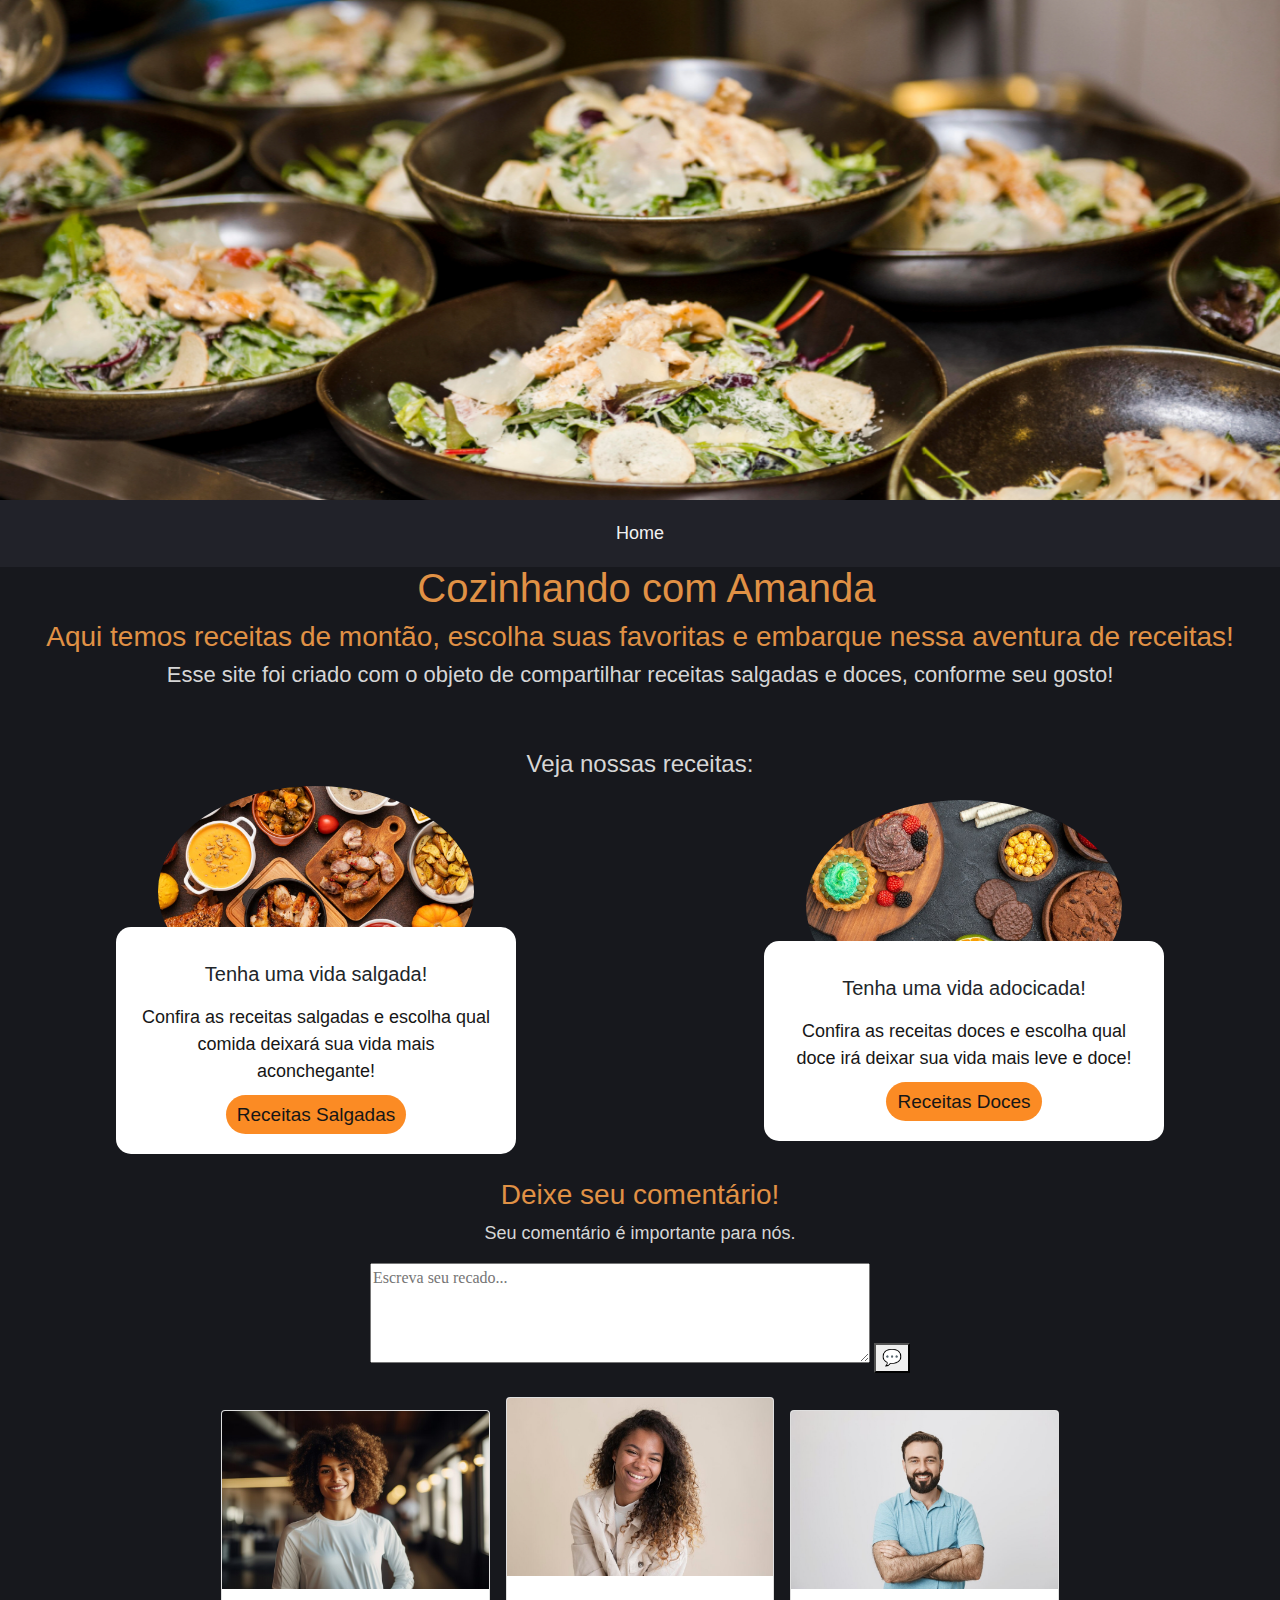
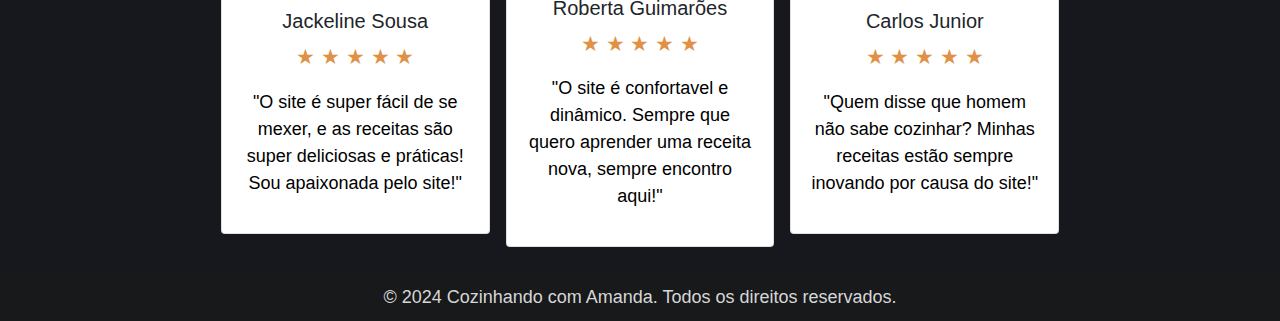
<file: CozinhandocomAmanda-main/index.html>
<!DOCTYPE html>
<html lang="pt-br">
<head>
    <meta charset="UTF-8">
    <meta name="viewport" content="width=device-width, initial-scale=1.0">
    <title>Cozinhando com Amanda</title>
    <!-- Bootstrap CSS -->
    <link rel="stylesheet" href="https://stackpath.bootstrapcdn.com/bootstrap/4.3.1/css/bootstrap.min.css">
   
    <link rel="stylesheet" href="style.css"> <!--Link do css-->
    
    <!-- jQuery -->
    <script src="https://code.jquery.com/jquery-3.3.1.slim.min.js"></script>

    <!-- Bootstrap JS -->
    <script src="https://stackpath.bootstrapcdn.com/bootstrap/4.3.1/js/bootstrap.bundle.min.js"></script>
</head>
<body>

    <div id="telaInicial" class="carousel slide" data-ride="carousel">
        <div class="carousel-inner">
            <div class="carousel-item active">
                <img class="d-block w-100" src="home\p1.jpg" alt=" " style="height: 500px;">
            </div>
            <div class="carousel-item">
                <img class="d-block w-100" src="home\p2.jpg" alt=" " style="height: 500px;">
            </div>
            <div class="carousel-item">
                <img class="d-block w-100" src="home\p3.jpg" alt=" " style="height: 500px;">
            </div>
        </div>
    </div>
    

    <div>
        <menu> 
            <a class="menu-itens" href="index.html">Home</a>
        </menu>
    </div>

    <center>
        <h1 id="titulo1"> Cozinhando com Amanda</h1>
        <h3> Aqui temos receitas de montão, escolha suas favoritas e embarque nessa aventura de receitas!</h3>
        <h4 style="font-size: 22px; height: 80px;">Esse site foi criado com o objeto de compartilhar receitas salgadas e doces, conforme seu gosto!</h5>

        <h4>Veja nossas receitas:</h4>
        
        <div class="box">
            <div class="box-item active">
                <img id="imagem_home" src="home/salgada1.jpg" alt="Imagem de comidas salgadas" width="50%">
                <div class="descricao">
                    <h5>Tenha uma vida salgada!</h5>
                    <p>Confira as receitas salgadas e escolha qual comida deixará sua vida mais aconchegante!</p>
                    <a class="descricao" href="receitas salgadas.html">Receitas Salgadas</a>
                </div>
            </div>
            <div class="box-item">
                <img id="imagem_home" src="home/doce1.jpg" alt="Imagem de comidas doces" width="50%">
                <div class="descricao">
                    <h5>Tenha uma vida adocicada!</h5>
                    <p>Confira as receitas doces e escolha qual doce irá deixar sua vida mais leve e doce!</p>
                    <a class="descricao" href="receitas doces.html">Receitas Doces</a>
                </div>
            </div>
        </div>
    </center>
    <br>

    <center>
        <section>
            <h3>Deixe seu comentário!</h3>
            <p>Seu comentário é importante para nós.</p>
            <textarea style="width: 500px; height: 100px;" placeholder="Escreva seu recado..."></textarea>
            <button>💬</button>
        </section>
    </center>

    <center>
        <br>
        <div class="carrosselcard">
            <div class="card" style="width: 21%;" >
                <img class="card-img-top" src="home\Cliente1.jpg" alt="Imagem de uma mulher">
                <div class="card-body">
                    <h5>Jackeline Sousa</h5>
                    <p class="avaliacao">★ ★ ★ ★ ★ </p>
                    <p class="cliente1">"O site é super fácil de se mexer, e as receitas são super deliciosas e práticas! Sou apaixonada pelo site!"</p>
                </div>
            </div>
            <div class="card" style="width: 21%;" >
                <img class="card-img-top" src="home\Cliente2.jpg" alt="Imagem de uma mulher">
                <div class="card-body">
                    <h5>Roberta Guimarões</h5>
                    <p class="avaliacao">★ ★ ★ ★ ★ </p>
                    <p class="cliente1">"O site é confortavel e dinâmico. Sempre que quero aprender uma receita nova, sempre encontro aqui!"</p>
                </div>
            </div>
            <div class="card" style="width: 21%;" >
                <img class="card-img-top" src="home\Cliente3.jpg" alt="Imagem de um homem">
                <div class="card-body">
                    <h5>Carlos Junior</h5>
                    <p class="avaliacao">★ ★ ★ ★ ★ </p>
                    <p class="cliente1">"Quem disse que homem não sabe cozinhar? Minhas receitas estão sempre inovando por causa do site!"</p>
                </div>
            </div>
        </div> 
    </center>
    <br> 

  <center>
    <footer>
      <p> &copy; 2024 Cozinhando com Amanda. Todos os direitos reservados.</p>
    </footer>
  </center>


</body>
</html>
</file>
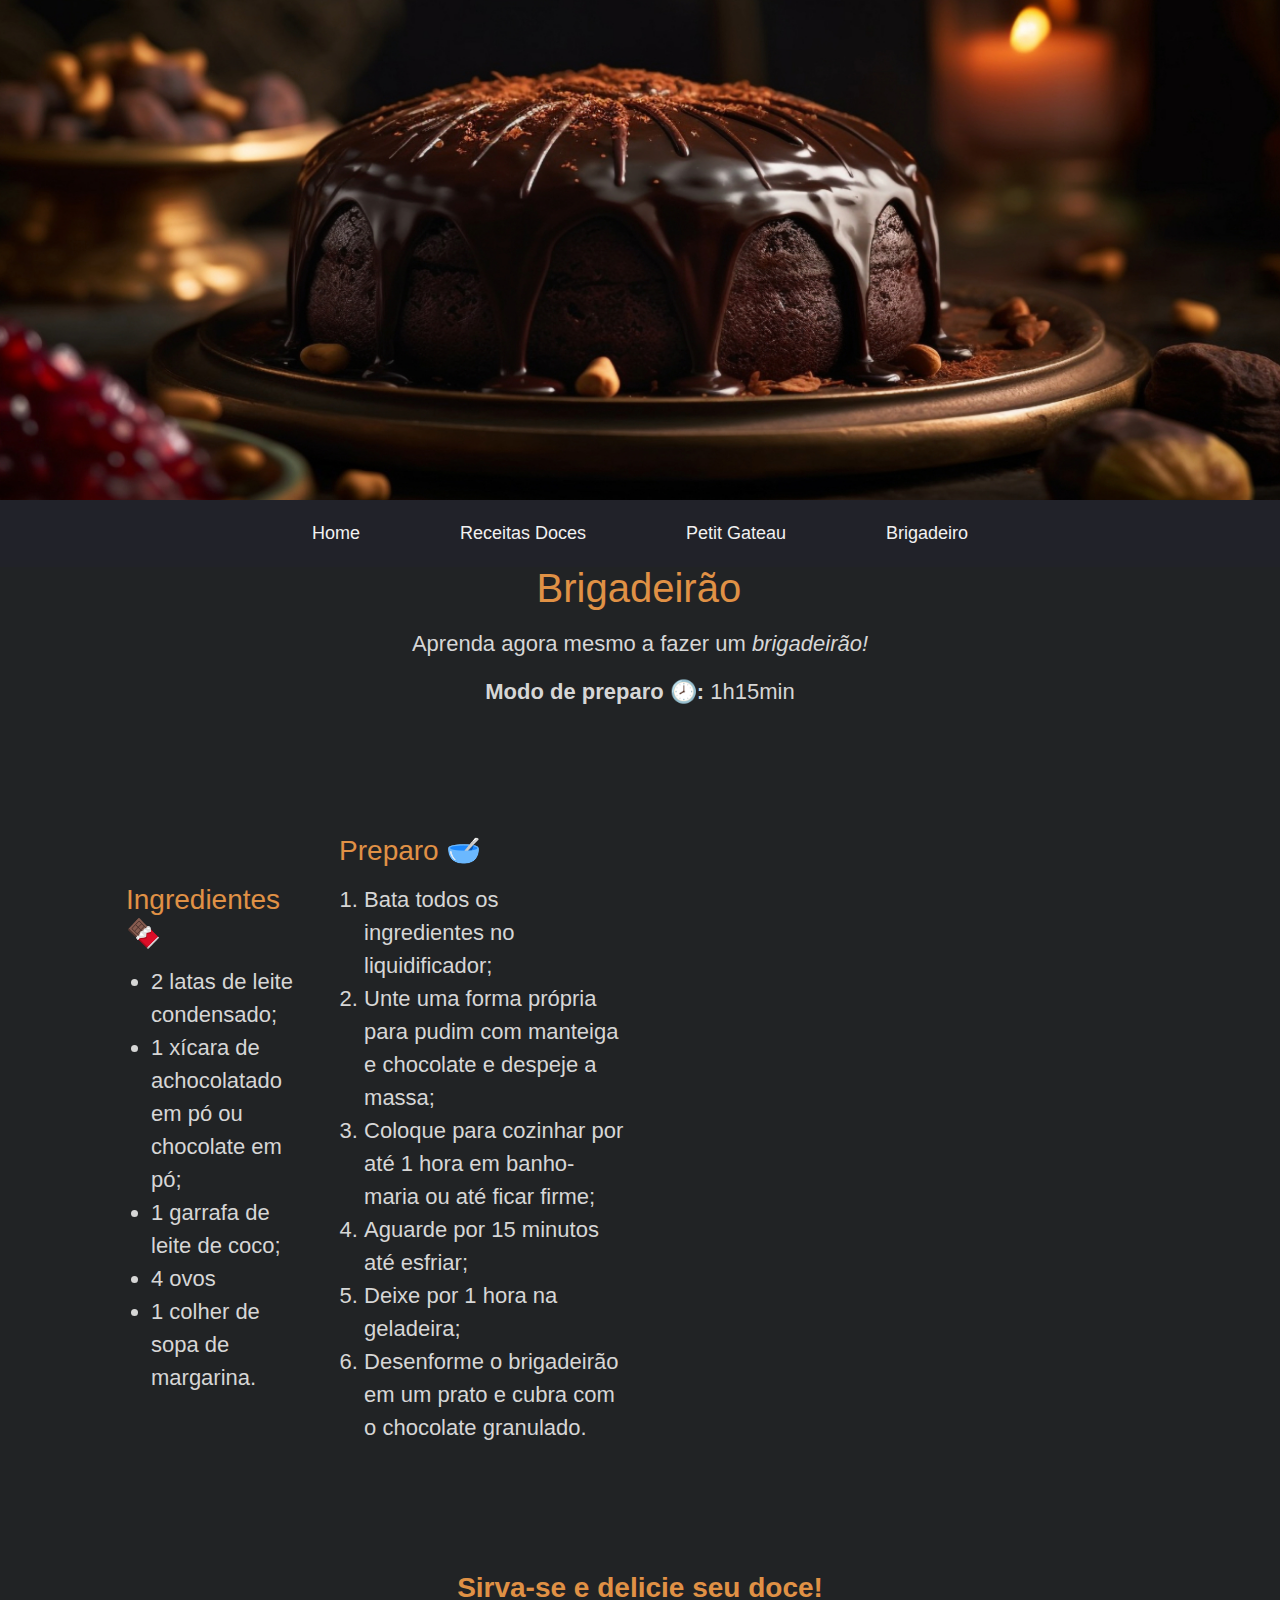
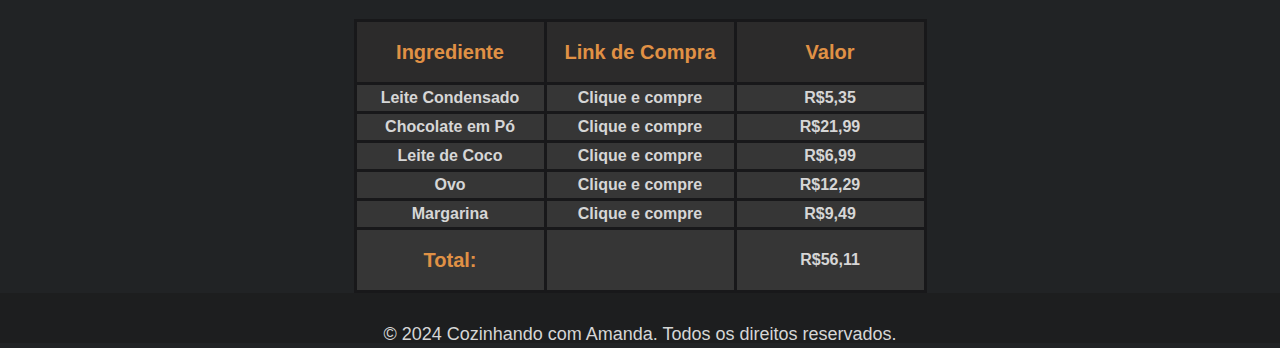
<file: CozinhandocomAmanda-main/brigadeirao.html>
<!DOCTYPE html>
<html lang="pt-br">
<head>
    <meta charset="UTF-8">
    <meta name="viewport" content="width=device-width, initial-scale=1.0">
    <title>Brigadeirão</title>
    <!-- Bootstrap CSS -->
    <link rel="stylesheet" href="https://stackpath.bootstrapcdn.com/bootstrap/4.3.1/css/bootstrap.min.css">
   
    <link rel="stylesheet" href="receitas.css"> <!--Link do css-->
    
    <!-- jQuery -->
    <script src="https://code.jquery.com/jquery-3.3.1.slim.min.js"></script>

    <!-- Bootstrap JS -->
    <script src="https://stackpath.bootstrapcdn.com/bootstrap/4.3.1/js/bootstrap.bundle.min.js"></script>
</head>
<body>
    
    <img src="doces\brigadeirao2.jpg" alt="Imagem do Brigadeirão" style="width: 100%; height: 500px;">

    <div>
        <menu> 
            <a class="menu-itens" href="index.html">Home</a>
            <a class="menu-itens" href="receitas doces.html">Receitas Doces</a>
            <a class="menu-itens" href="petit gateau.html">Petit Gateau</a>
            <a class="menu-itens" href="brigadeiro.html">Brigadeiro</a>
        </menu>
    </div>

    <center>

        <h1 id="titulo1">Brigadeirão</h1>
        <p style="font-size: 22px;">Aprenda agora mesmo a fazer um <em>brigadeirão!</em></p>

    </center>

    <center>
        <p style="font-size: 22px;"><strong>Modo de preparo 🕗:</strong> 1h15min</p>
    </center>
    <div class="ladoalado">
        <div>
            <h3>Ingredientes 🍫</h3>
            <ul style="font-size: 22px;">
                <li>2 latas de leite condensado;</li> 
                <li>1 xícara de achocolatado em pó ou chocolate em pó;</li>
                <li>1 garrafa de leite de coco;</li>
                <li>4 ovos</li>
                <li>1 colher de sopa de margarina.</li>
            </ul>
        </div>
        <div>
            <h3 class="text">Preparo 🥣</h3>
            <ol class="passo-a-passo" style="font-size: 22px;">
                <li>Bata todos os ingredientes no liquidificador;</li>
                <li>Unte uma forma própria para pudim com manteiga e chocolate e despeje a massa;</li>
                <li>Coloque para cozinhar por até 1 hora em banho-maria ou até ficar firme;</li>
                <li>Aguarde por 15 minutos até esfriar;</li>
                <li>Deixe por 1 hora na geladeira;</li>
                <li>Desenforme o brigadeirão em um prato e cubra com o chocolate granulado.</li>
            </ol>
        </div>
        
        <div id="carouselComida1" class="carousel slide" data-ride="carousel" style="width:50%;">
          <div class="carousel-inner">
            <div class="carousel-item active">
                <iframe class="video" width="700px" height="500px" src="https://www.youtube.com/embed/m2Tx-lObFa8?si=GxcXYihHVRNUYk--" title="YouTube video player" frameborder="0" allow="accelerometer; autoplay; clipboard-write; encrypted-media; gyroscope; picture-in-picture; web-share" referrerpolicy="strict-origin-when-cross-origin" allowfullscreen></iframe>
            </div>
          </div>
        </div>
    </div>

    <center>
        <h3><strong>Sirva-se e delicie seu doce!</strong></h3>
    </center>

    <center>
        <table>
            <thead>
                <tr>
                    <th class="table-title">Ingrediente</th>
                    <th class="table-title">Link de Compra</th>
                    <th class="table-title">Valor</th>
                </tr>
            </thead>
            <tbody>
                <tr>
                    <th>Leite Condensado</th>
                    <th> <a class="table-itens" href="https://www.paulistaoatacadista.com.br/leite-condensado-piracanjuba-395g-tp/p">Clique e compre</a></th>
                    <th>R$5,35</th>
                </tr>
                <tr>
                    <th>Chocolate em Pó</th>
                    <th> <a class="table-itens" href="https://www.superpaguemenos.com.br/chocolate-em-po-nestle-50-cacau-dois-frades-200g/p">Clique e compre</a></th>
                    <th>R$21,99</th>
                </tr>
                <tr>
                    <th>Leite de Coco</th>
                    <th><a class="table-itens" href="https://www.superpaguemenos.com.br/leite-de-coco-sococo-200ml/p">Clique e compre</a></th>
                    <th>R$6,99</th>
                </tr>
                <tr>
                    <th>Ovo</th>
                    <th><a class="table-itens" href="https://mercado.carrefour.com.br/ovos-brancos-carrefour-20-unidades-5286387/p">Clique e compre</a></th>
                    <th>R$12,29</th>
                </tr>
                <tr>
                    <th>Margarina</th>
                    <th><a class="table-itens" href="https://www.supermercadossupermais.com.br/produtos/codigo-7893000394209/">Clique e compre</a></th>
                    <th>R$9,49</th>
                </tr>
                <tr>
                    <th class="table-title">Total:</th>
                    <th></th>
                    <th>R$56,11</th>
                </tr>
            </tbody>
        </table>
    </center>

    <center>
        <footer>
          <p> &copy; 2024 Cozinhando com Amanda. Todos os direitos reservados.</p>
        </footer>
    </center>

    </body>
    </html>
</file>
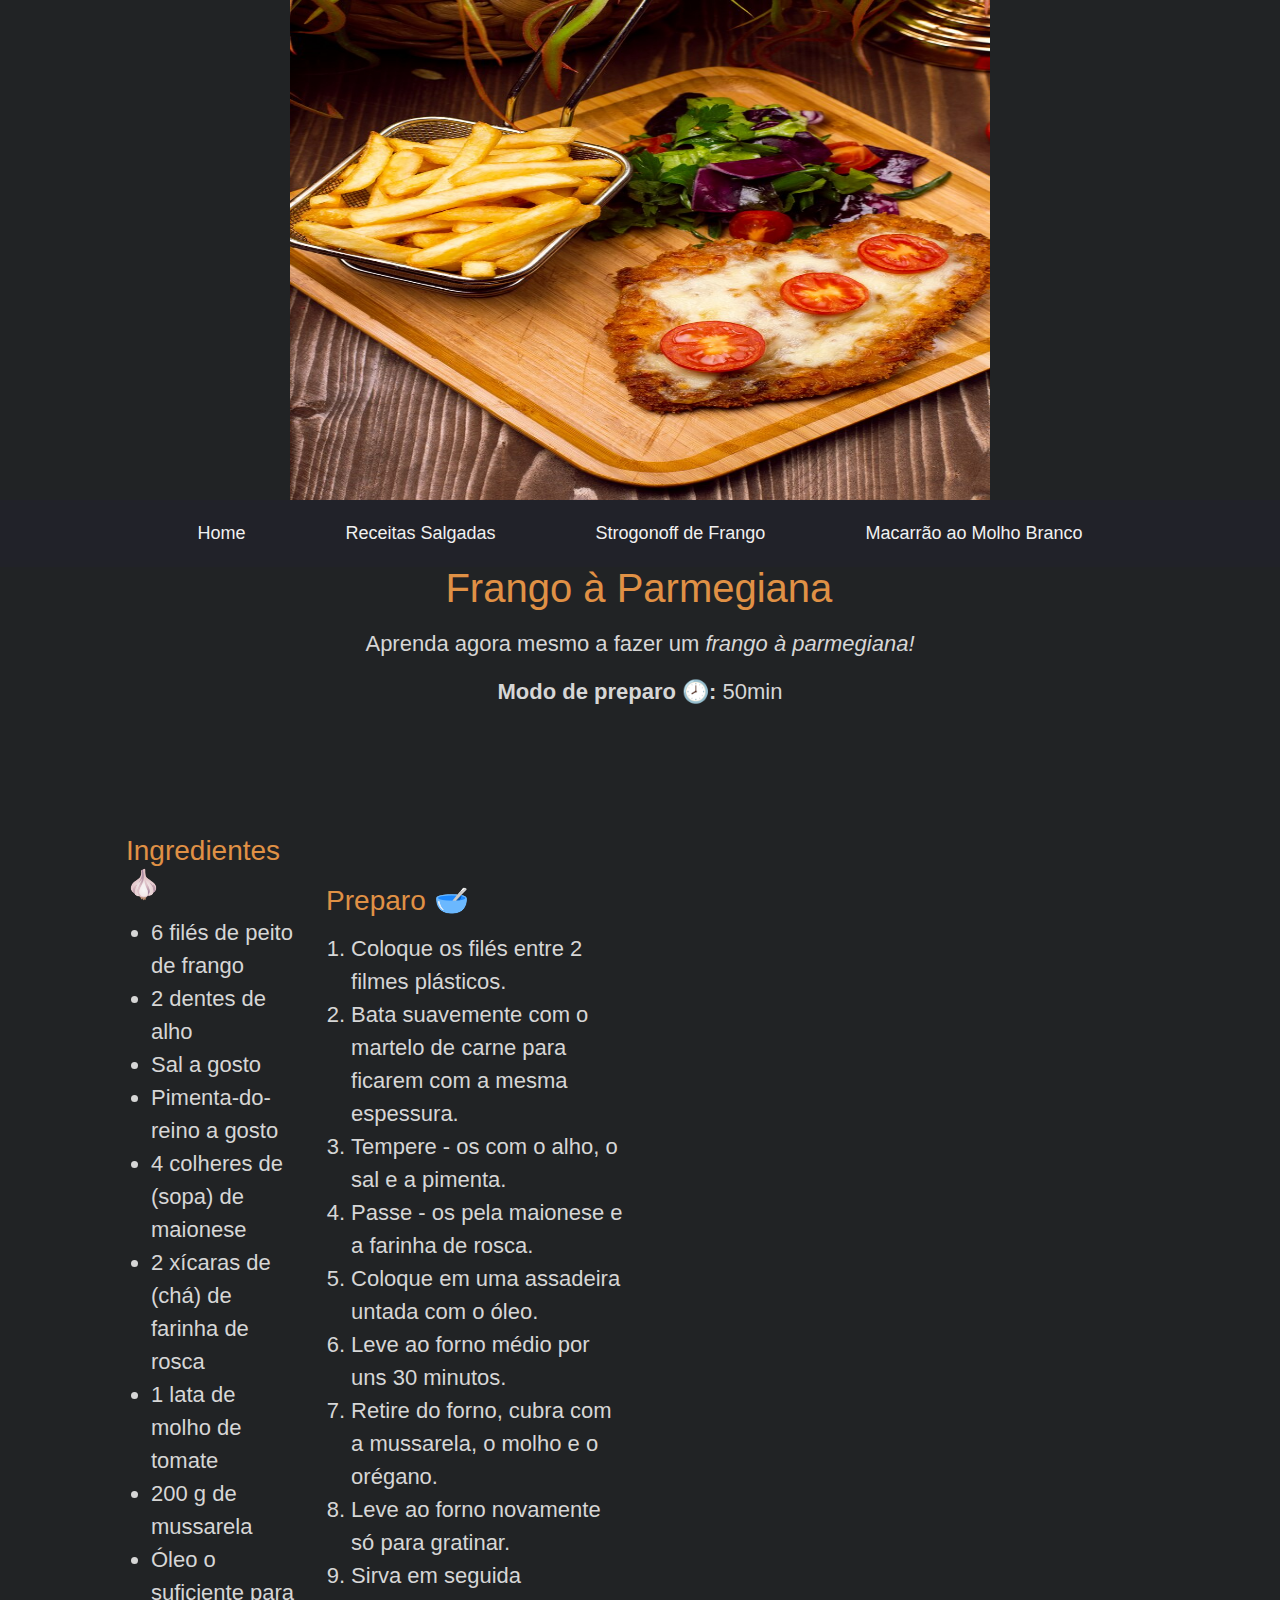
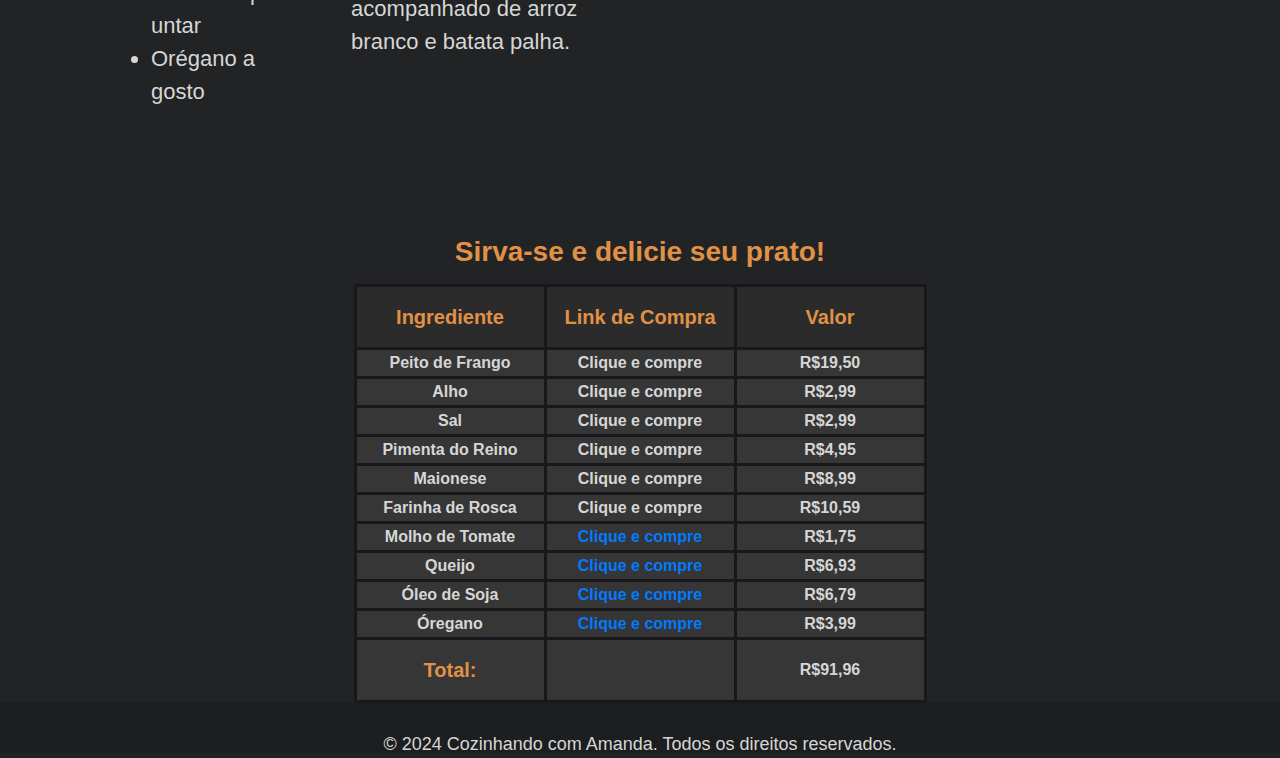
<file: CozinhandocomAmanda-main/frango a parmegiana.html>
<!DOCTYPE html>
<html lang="pt-br">
<head>
    <meta charset="UTF-8">
    <meta name="viewport" content="width=device-width, initial-scale=1.0">
    <title>Frango à parmegiana</title>
    <!-- Bootstrap CSS -->
    <link rel="stylesheet" href="https://stackpath.bootstrapcdn.com/bootstrap/4.3.1/css/bootstrap.min.css">
   
    <link rel="stylesheet" href="receitas.css"> <!--Link do css-->
    
    <!-- jQuery -->
    <script src="https://code.jquery.com/jquery-3.3.1.slim.min.js"></script>

    <!-- Bootstrap JS -->
    <script src="https://stackpath.bootstrapcdn.com/bootstrap/4.3.1/js/bootstrap.bundle.min.js"></script>
</head>
<body>

    <center> 

        <img src="salgadas\parmegiana2.jpg" alt="Imagem do Frango à parmegiana" style="width: 700px;" height="500px;">

    </center>
   

    <div>
        <menu> 
            <a class="menu-itens" href="index.html">Home</a>
            <a class="menu-itens" href="receitas salgadas.html">Receitas Salgadas</a>
            <a class="menu-itens" href="strogonoff de frango.html">Strogonoff de Frango</a>
            <a class="menu-itens" href="macarrao ao molho branco.html">Macarrão ao Molho Branco</a>
        </menu>
    </div>

    <center>

        <h1 id="titulo1">Frango à Parmegiana</h1>
        <p style="font-size: 22px;">Aprenda agora mesmo a fazer um <em>frango à parmegiana!</em></p>

    </center>

    <center>
        <p style="font-size: 22px;"><strong>Modo de preparo 🕗:</strong> 50min</p>
    </center>

    <div class="ladoalado">
        <div>
            <h3>Ingredientes 🧄</h3>
            <ul style="font-size: 22px;">
                <li>6 filés de peito de frango</li>
                <li>2 dentes de alho</li>
                <li>Sal a gosto</li>
                <li>Pimenta-do-reino a gosto</li>
                <li>4 colheres de (sopa) de maionese</li>
                <li>2 xícaras de (chá) de farinha de rosca</li>
                <li>1 lata de molho de tomate</li>
                <li>200 g de mussarela</li>
                <li>Óleo o suficiente para untar</li>
                <li>Orégano a gosto</li>
            </ul>
        </div>
        <div>
            <h3 class="text">Preparo 🥣</h3>
            <ol class="passo-a-passo" style="font-size: 22px;">
                <li>Coloque os filés entre 2 filmes plásticos.</li>
                <li>Bata suavemente com o martelo de carne para ficarem com a mesma espessura.</li>
                <li>Tempere - os com o alho, o sal e a pimenta.</li>
                <li>Passe - os pela maionese e a farinha de rosca.</li>
                <li>Coloque em uma assadeira untada com o óleo.</li>
                <li>Leve ao forno médio por uns 30 minutos.</li>
                <li>Retire do forno, cubra com a mussarela, o molho e o orégano.</li>   
                <li>Leve ao forno novamente só para gratinar.</li>
                <li>Sirva em seguida acompanhado de arroz branco e batata palha.</li>
            </ol>
        </div>
        
        <div id="carouselComida1" class="carousel slide" data-ride="carousel" style="width:50%;">
          <div class="carousel-inner">
            <div class="carousel-item active">
                <iframe class="video" width="700px" height="500px" src="https://www.youtube.com/embed/uo1Fd_omNgc?si=CjoZsA7E6LNSW35S" title="YouTube video player" frameborder="0" allow="accelerometer; autoplay; clipboard-write; encrypted-media; gyroscope; picture-in-picture; web-share" referrerpolicy="strict-origin-when-cross-origin" allowfullscreen></iframe>
            </div>
          </div>
        </div>
    </div>

    <center>
        <h3><strong>Sirva-se e delicie seu prato!</strong></h3>
    </center>

    <center>
        <table>
            <thead>
                <tr>
                    <th class="table-title">Ingrediente</th>
                    <th class="table-title">Link de Compra</th>
                    <th class="table-title">Valor</th>
                </tr>
            </thead>
            <tbody>
                <tr>
                    <th>Peito de Frango</th>
                    <th> <a class="table-itens" href="https://www.swift.com.br/filezinho-sassami-swift-1kg/p">Clique e compre</a></th>
                    <th>R$19,50</th>
                </tr>
                <tr>
                    <th>Alho</th>
                    <th> <a class="table-itens" href="https://www.superpaguemenos.com.br/alho-1-unidade-100g/p">Clique e compre</a></th>
                    <th>R$2,99</th>
                </tr>
                <tr>
                    <th>Sal</th>
                    <th><a class="table-itens" href="https://www.superpaguemenos.com.br/sal-refinado-cisne-1kg/p">Clique e compre</a></th>
                    <th>R$2,99</th>
                </tr>
                <tr>
                    <th>Pimenta do Reino</th>
                    <th><a class="table-itens" href="https://www.savegnago.com.br/pimenta-reino-a-gosto-40g-moida/p">Clique e compre</a></th>
                    <th>R$4,95</th>
                </tr>
                <tr>
                    <th>Maionese</th>
                    <th><a class="table-itens" href="https://www.superpaguemenos.com.br/maionese-hellmanns-500g/p">Clique e compre</a></th>
                    <th>R$8,99</th>
                </tr>
                <tr>
                    <th>Farinha de Rosca</th>
                    <th><a class="table-itens" href="https://mercado.carrefour.com.br/Farinha-de-Rosca-Carrefour-500-g-5988128/p">Clique e compre</a></th>
                    <th>R$10,59</th>
                </tr>
                <tr>
                    <th>Molho de Tomate</th>
                    <th><a href="https://www.superpaguemenos.com.br/molho-de-tomate-fugini-tradicional-340g/p">Clique e compre</a></th>
                    <th>R$1,75</th>
                </tr>
                <tr>
                    <th>Queijo</th>
                    <th><a href="https://www.superpaguemenos.com.br/queijo-mussarela-fatiado-kg/p?srsltid=AfmBOoq1MQ085MSRKjxfdpUVVgl2iwmkGsc-VABV4dbZTsv4v_CR8Vg1">Clique e compre</a></th>
                    <th>R$6,93</th>
                </tr>
                <tr>
                    <th>Óleo de Soja</th>
                    <th><a href="https://www.superpaguemenos.com.br/oleo-de-soja-liza-900ml/p">Clique e compre</a></th>
                    <th>R$6,79</th>
                </tr>
                <tr>
                    <th>Óregano</th>
                    <th><a href="https://www.savegnago.com.br/oregano-kitano-10g/p?srsltid=AfmBOophp34ipH3b8dKrbiaE5ecoRPjCc32DLP6m9F123AENt39o2cRE">Clique e compre</a></th>
                    <th>R$3,99</th>
                </tr>
                <tr>
                    <th class="table-title">Total:</th>
                    <th></th>
                    <th>R$91,96</th>
                </tr>
            </tbody>
        </table>
    </center>

    <center>
        <footer>
          <p> &copy; 2024 Cozinhando com Amanda. Todos os direitos reservados.</p>
        </footer>
    </center>

    </body>
    </html>
</file>
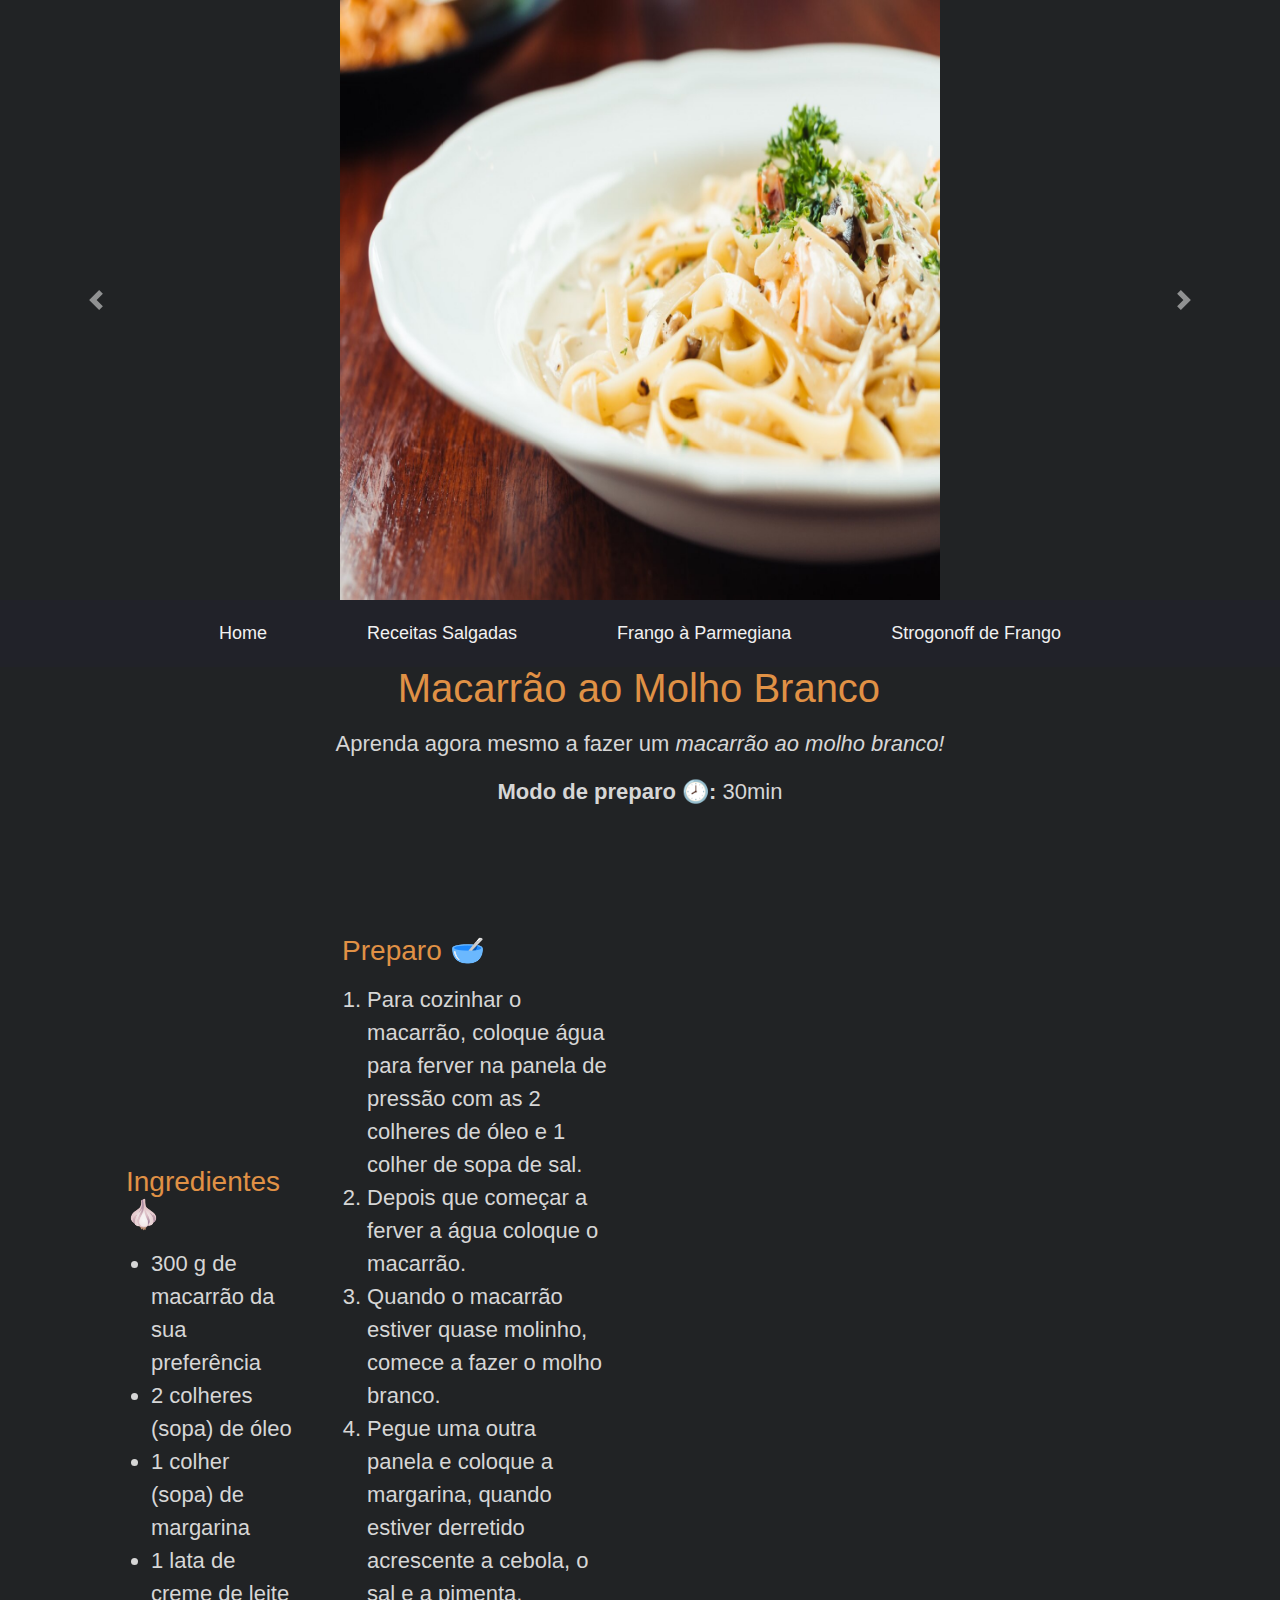
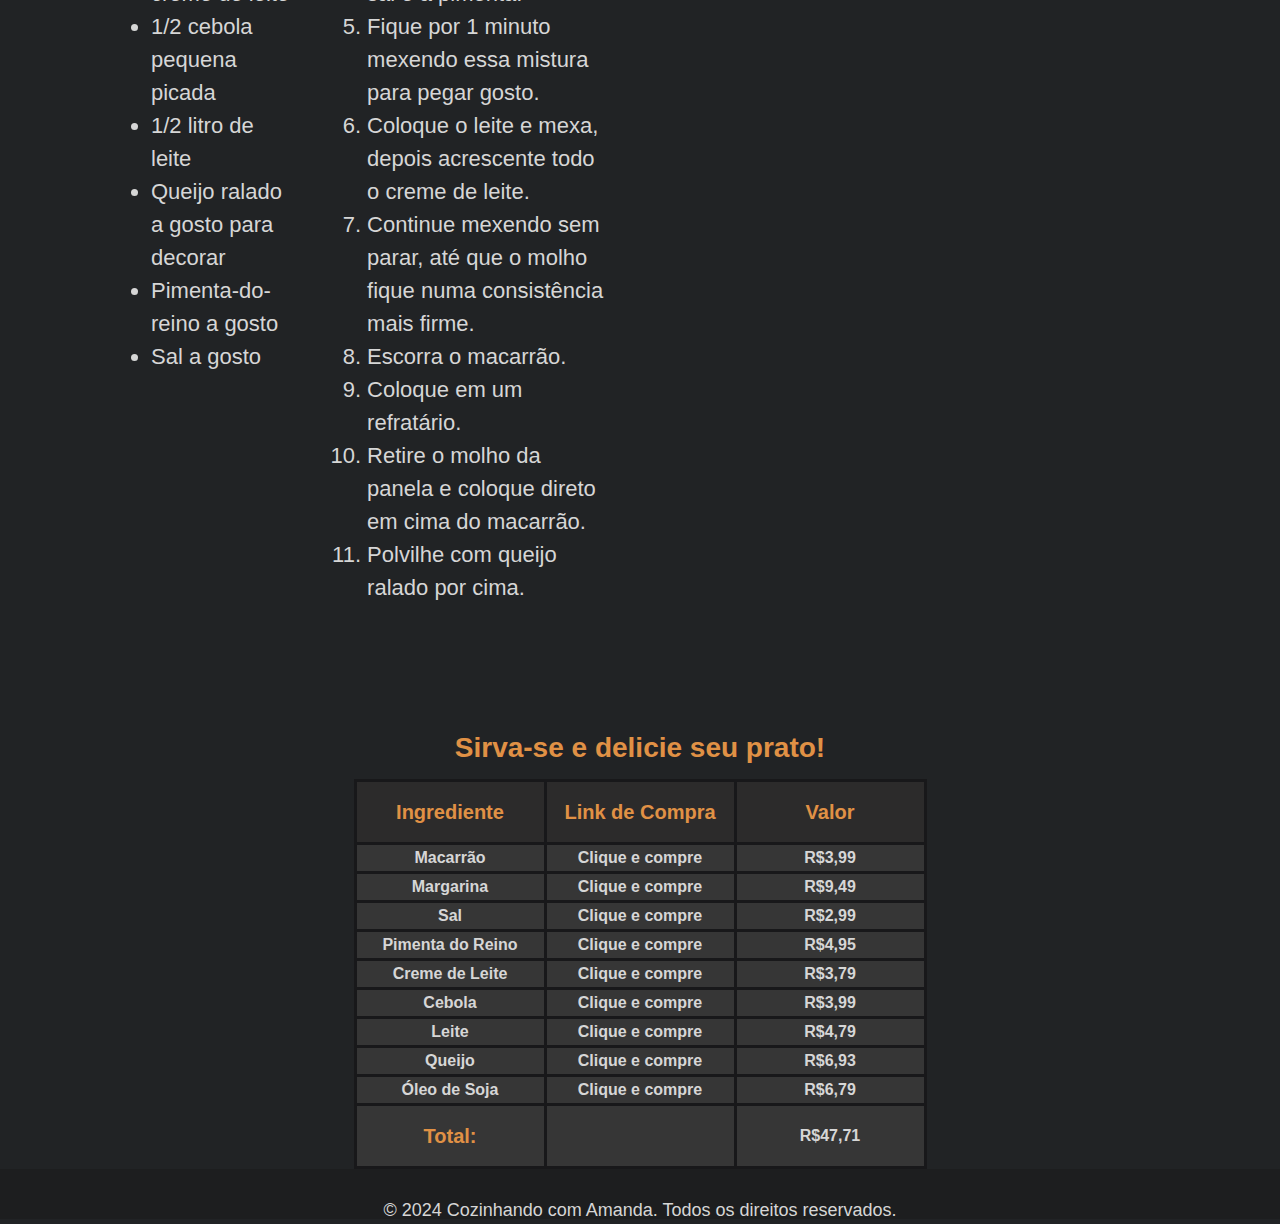
<file: CozinhandocomAmanda-main/macarrao ao molho branco.html>
<!DOCTYPE html>
<html lang="pt-br">
<head>
    <meta charset="UTF-8">
    <meta name="viewport" content="width=device-width, initial-scale=1.0">
    <title>Macarrão ao molho branco</title>
    <!-- Bootstrap CSS -->
    <link rel="stylesheet" href="https://stackpath.bootstrapcdn.com/bootstrap/4.3.1/css/bootstrap.min.css">
   
    <link rel="stylesheet" href="receitas.css"> <!--Link do css-->
    
    <!-- jQuery -->
    <script src="https://code.jquery.com/jquery-3.3.1.slim.min.js"></script>

    <!-- Bootstrap JS -->
    <script src="https://stackpath.bootstrapcdn.com/bootstrap/4.3.1/js/bootstrap.bundle.min.js"></script>
</head>
<body>

    <center> 

        <center>
            <div id="carouselMacarrão1" class="carousel slide" data-ride="carousel">
              <div class="carousel-inner">
                <div class="carousel-item active">
                  <img class="d-block" src="salgadas\macarrao2.jpg" alt="Imagem do Macarrão ao Molho Branco" style="width: 600px;height: 600px;">
                </div>
                <div class="carousel-item">
                  <img class="d-block" src="salgadas\macarrao3.jpg" alt="Imagem do Macarrão ao Molho Branco" style="width: 600px;height: 600px;">
                </div>
                <div class="carousel-item">
                    <img class="d-block" src="salgadas\macarrao4.jpg" alt="Imagem do Macarrão ao Molho Branco" style="width: 600px;height: 600px;">
                  </div>
              </div>
          
              <a class="carousel-control-prev" href="#carouselMacarrão1" role="button" data-slide="prev" style="position: absolute; top: 50%; left: 0; transform: translateY(-50%);">
                <span class="carousel-control-prev-icon" aria-hidden="true"></span>
                <span class="sr-only">Previous</span>
              </a>
          
              <a class="carousel-control-next" href="#carouselMacarrão1" role="button" data-slide="next" style="position: absolute; top: 50%; right: 0; transform: translateY(-50%);">
                <span class="carousel-control-next-icon" aria-hidden="true"></span>
                <span class="sr-only">Next</span>
              </a>
            </div>
    </center>

    </center>
   

    <div>
        <menu> 
            <a class="menu-itens" href="index.html">Home</a>
            <a class="menu-itens" href="receitas salgadas.html">Receitas Salgadas</a>
            <a class="menu-itens" href="frango a parmegiana.html">Frango à Parmegiana</a>
            <a class="menu-itens" href="strogonoff de frango.html">Strogonoff de Frango</a>
        </menu>
    </div>

    <center>

        <h1 id="titulo1">Macarrão ao Molho Branco</h1>
        <p style="font-size: 22px;">Aprenda agora mesmo a fazer um <em>macarrão ao molho branco!</em></p>

    </center>

    <center>
        <p style="font-size: 22px;"><strong>Modo de preparo 🕗:</strong> 30min</p>
    </center>

    <div class="ladoalado">
        <div class="text">
            <h3>Ingredientes 🧄</h3>
            <ul style="font-size: 22px;">
                <li>300 g de macarrão da sua preferência</li>
                <li>2 colheres (sopa) de óleo</li>
                <li>1 colher (sopa) de margarina</li>
                <li>1 lata de creme de leite</li>
                <li>1/2 cebola pequena picada</li>
                <li>1/2 litro de leite</li>
                <li>Queijo ralado a gosto para decorar</li>
                <li>Pimenta-do-reino a gosto</li>
                <li>Sal a gosto</li>
            </ul>
        </div>
        <br>
        <div>
            <h3 class="text">Preparo 🥣</h3>
            <ol class="passo-a-passo" style="font-size: 22px;">
                <li>Para cozinhar o macarrão, coloque água para ferver na panela de pressão com as 2 colheres de óleo e 1 colher de sopa de sal.</li>
                <li>Depois que começar a ferver a água coloque o macarrão.</li>
                <li>Quando o macarrão estiver quase molinho, comece a fazer o molho branco.</li>
                <li>Pegue uma outra panela e coloque a margarina, quando estiver derretido acrescente a cebola, o sal e a pimenta.</li>
                <li>Fique por 1 minuto mexendo essa mistura para pegar gosto.</li>
                <li>Coloque o leite e mexa, depois acrescente todo o creme de leite.</li>
                <li>Continue mexendo sem parar, até que o molho fique numa consistência mais firme.</li>
                <li>Escorra o macarrão.</li>
                <li>Coloque em um refratário.</li>
                <li>Retire o molho da panela e coloque direto em cima do macarrão.</li>
                <li>Polvilhe com queijo ralado por cima.</li>
            </ol>
        </div>
        <br>
        <div id="carouselComida1" class="carousel slide" data-ride="carousel" style="width:50%;">
          <div class="carousel-inner">
            <div class="carousel-item active">
                <iframe class="video" width="700px" height="500px" src="https://www.youtube.com/embed/eje5eCAz2Rc?si=A_lEGP1aopUclp79" title="YouTube video player" frameborder="0" allow="accelerometer; autoplay; clipboard-write; encrypted-media; gyroscope; picture-in-picture; web-share" referrerpolicy="strict-origin-when-cross-origin" allowfullscreen></iframe>
            </div>
          </div>
        </div>
    </div>

    <center>
        <h3><strong>Sirva-se e delicie seu prato!</strong></h3>
    </center>

    <center>
        <table>
            <thead>
                <tr>
                    <th class="table-title">Ingrediente</th>
                    <th class="table-title">Link de Compra</th>
                    <th class="table-title">Valor</th>
                </tr>
            </thead>
            <tbody>
                <tr>
                    <th>Macarrão</th>
                    <th> <a class="table-itens" href="https://www.superpaguemenos.com.br/macarrao-de-semola-galo-espaguete-n8-500g/p">Clique e compre</a></th>
                    <th>R$3,99</th>
                </tr>
                <tr>
                    <th>Margarina</th>
                    <th><a class="table-itens" href="https://www.supermercadossupermais.com.br/produtos/codigo-7893000394209/">Clique e compre</a></th>
                    <th>R$9,49</th>
                </tr>
                <tr>
                    <th>Sal</th>
                    <th><a class="table-itens" href="https://www.superpaguemenos.com.br/sal-refinado-cisne-1kg/p">Clique e compre</a></th>
                    <th>R$2,99</th>
                </tr>
                <tr>
                    <th>Pimenta do Reino</th>
                    <th><a class="table-itens" href="https://www.savegnago.com.br/pimenta-reino-a-gosto-40g-moida/p">Clique e compre</a></th>
                    <th>R$4,95</th>
                </tr>
                <tr>
                    <th>Creme de Leite</th>
                    <th><a class="table-itens" href="https://www.superpaguemenos.com.br/creme-de-leite-italac-200g/p">Clique e compre</a></th>
                    <th>R$3,79</th>
                </tr>
                <tr>
                    <th>Cebola</th>
                    <th><a class="table-itens" href="https://www.superpaguemenos.com.br/cebola-kg/p">Clique e compre</a></th>
                    <th>R$3,99</th>
                </tr>
                <tr>
                    <th>Leite</th>
                    <th><a class="table-itens" href="https://www.superpaguemenos.com.br/leite-longa-vida-integral-italac-1l/p">Clique e compre</a></th>
                    <th>R$4,79</th>
                </tr>
                <tr>
                    <th>Queijo</th>
                    <th><a class="table-itens" href="https://www.superpaguemenos.com.br/queijo-mussarela-fatiado-kg/p?srsltid=AfmBOoq1MQ085MSRKjxfdpUVVgl2iwmkGsc-VABV4dbZTsv4v_CR8Vg1">Clique e compre</a></th>
                    <th>R$6,93</th>
                </tr>
                <tr>
                    <th>Óleo de Soja</th>
                    <th><a class="table-itens" href="https://www.superpaguemenos.com.br/oleo-de-soja-liza-900ml/p">Clique e compre</a></th>
                    <th>R$6,79</th>
                </tr>
                <tr>
                    <th class="table-title">Total:</th>
                    <th></th>
                    <th>R$47,71</th>
                </tr>
            </tbody>
        </table>
    </center>

    <center>
        <footer>
          <p> &copy; 2024 Cozinhando com Amanda. Todos os direitos reservados.</p>
        </footer>
    </center>

    </body>
    </html>
</file>
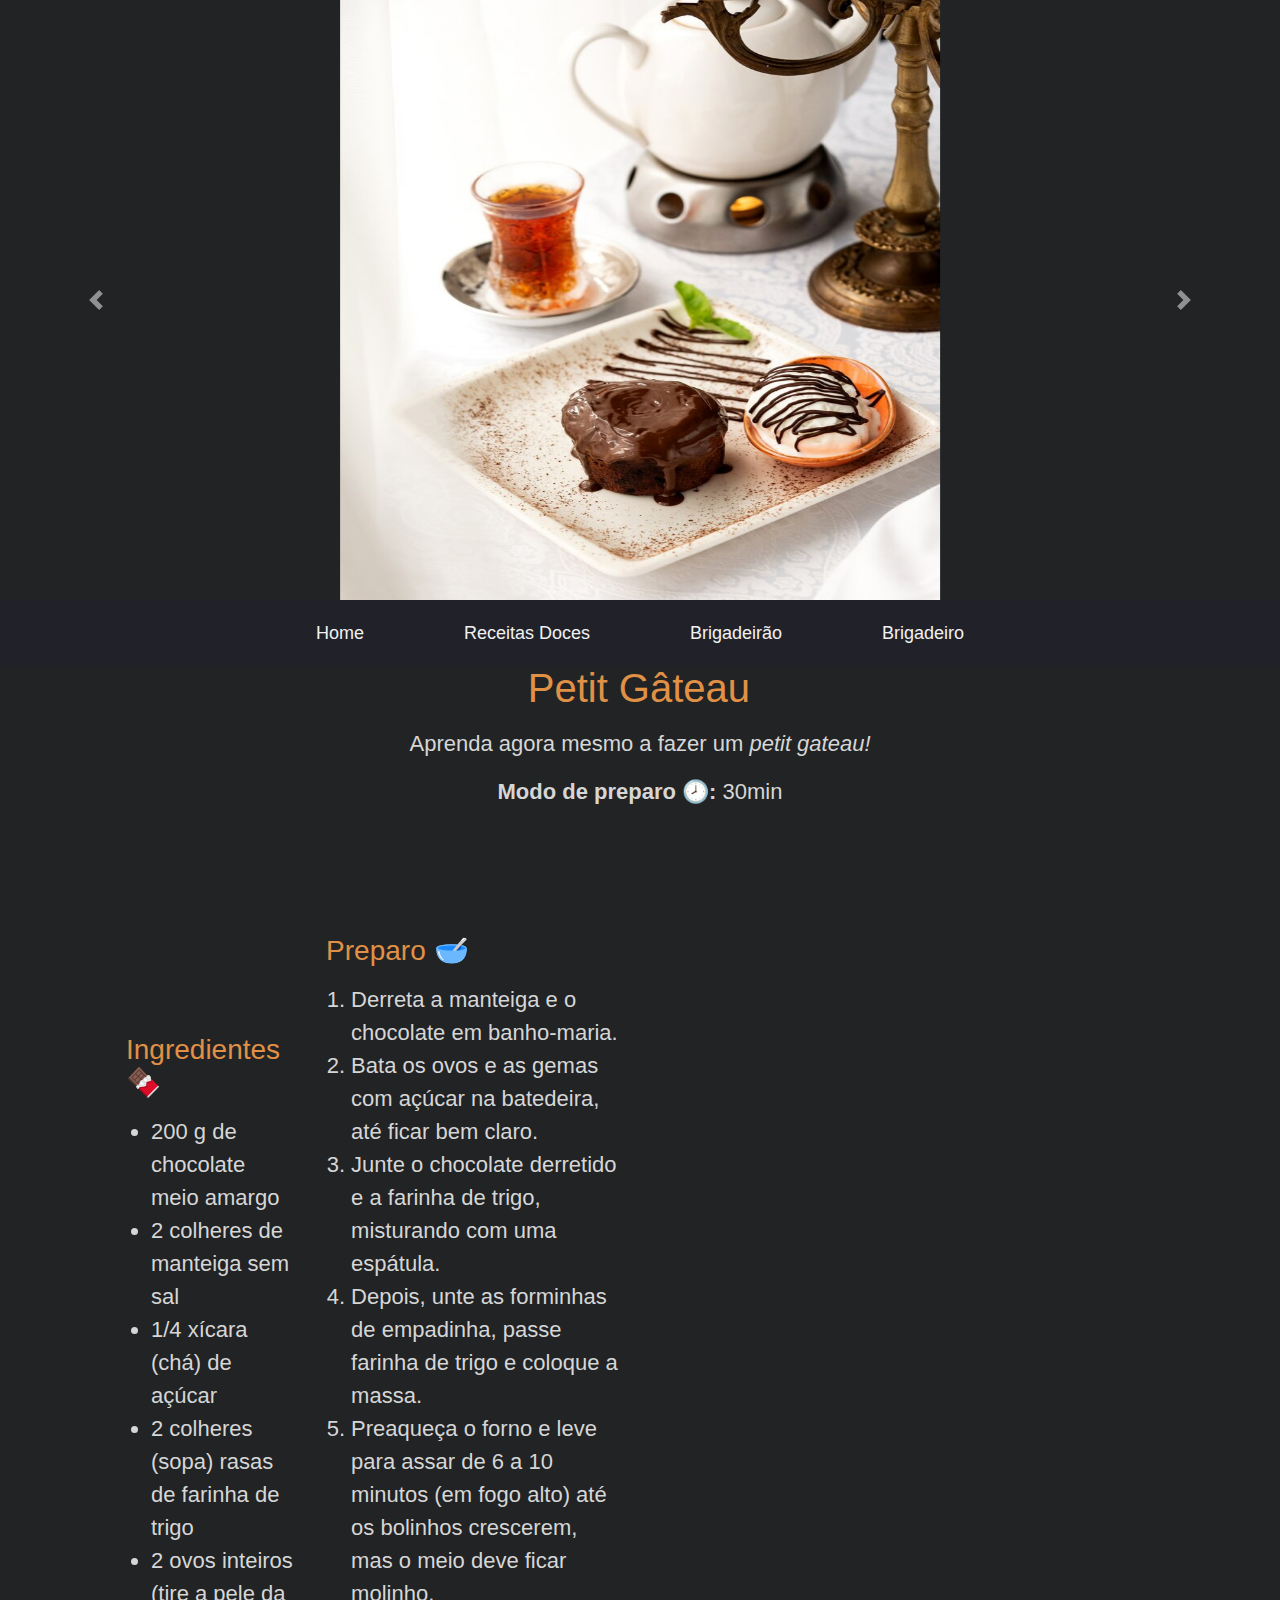
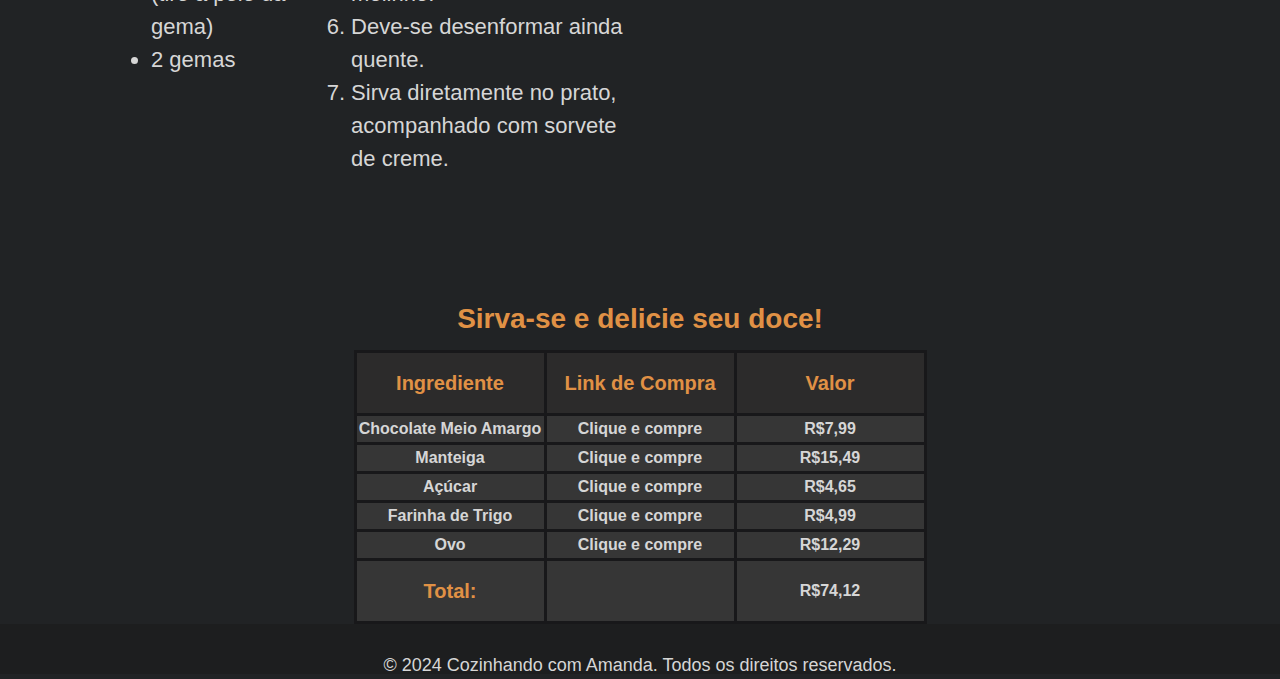
<file: CozinhandocomAmanda-main/petit gateau.html>
<!DOCTYPE html>
<html lang="pt-br">
<head>
    <meta charset="UTF-8">
    <meta name="viewport" content="width=device-width, initial-scale=1.0">
    <title>Petit Gateau</title>
    <!-- Bootstrap CSS -->
    <link rel="stylesheet" href="https://stackpath.bootstrapcdn.com/bootstrap/4.3.1/css/bootstrap.min.css">
   
    <link rel="stylesheet" href="receitas.css"> <!--Link do css-->
    
    <!-- jQuery -->
    <script src="https://code.jquery.com/jquery-3.3.1.slim.min.js"></script>

    <!-- Bootstrap JS -->
    <script src="https://stackpath.bootstrapcdn.com/bootstrap/4.3.1/js/bootstrap.bundle.min.js"></script>
</head>
<body>

    <center>
        <div id="carouselPetitGateau1" class="carousel slide" data-ride="carousel">
          <div class="carousel-inner">
            <div class="carousel-item active">
              <img class="d-block" src="doces\petit2.jpg" alt="Imagem do Petit Gâteau" style="width: 600px;height: 600px;">
            </div>
            <div class="carousel-item">
              <img class="d-block" src="doces\petit3.jpg" alt="Imagem do Petit Gâteau" style="width: 600px;height: 600px;">
            </div>
            <div class="carousel-item">
                <img class="d-block" src="doces\petit4.jpg" alt="Imagem do Petit Gâteau" style="width: 600px;height: 600px;">
              </div>
          </div>
      
          <a class="carousel-control-prev" href="#carouselPetitGateau1" role="button" data-slide="prev" style="position: absolute; top: 50%; left: 0; transform: translateY(-50%);">
            <span class="carousel-control-prev-icon" aria-hidden="true"></span>
            <span class="sr-only">Previous</span>
          </a>
      
          <a class="carousel-control-next" href="#carouselPetitGateau1" role="button" data-slide="next" style="position: absolute; top: 50%; right: 0; transform: translateY(-50%);">
            <span class="carousel-control-next-icon" aria-hidden="true"></span>
            <span class="sr-only">Next</span>
          </a>
        </div>
</center>
   

    <div>
        <menu> 
            <a class="menu-itens" href="index.html">Home</a>
            <a class="menu-itens" href="receitas doces.html">Receitas Doces</a>
            <a class="menu-itens" href="brigadeirao.html">Brigadeirão</a>
            <a class="menu-itens" href="brigadeiro.html">Brigadeiro</a>
        </menu>
    </div>

    <center>

        <h1 id="titulo1">Petit Gâteau</h1>
        <p style="font-size: 22px;">Aprenda agora mesmo a fazer um <em>petit gateau!</em></p>

    </center>

    <center>
        <p style="font-size: 22px;"><strong>Modo de preparo 🕗:</strong> 30min</p>
    </center>

    <div class="ladoalado">
        <div>
            <h3>Ingredientes 🍫</h3>
            <ul style="font-size: 22px;">
                <li>200 g de chocolate meio amargo</li>
                <li>2 colheres de manteiga sem sal</li>
                <li>1/4 xícara (chá) de açúcar</li>
                <li>2 colheres (sopa) rasas de farinha de trigo</li>
                <li>2 ovos inteiros (tire a pele da gema)</li>
                <li>2 gemas</li>
            </ul>
        </div>
        <div>
            <h3 class="text">Preparo 🥣</h3>
            <ol class="passo-a-passo" style="font-size: 22px;">
                <li>Derreta a manteiga e o chocolate em banho-maria.</li>
                <li>Bata os ovos e as gemas com açúcar na batedeira, até ficar bem claro.</li>
                <li>Junte o chocolate derretido e a farinha de trigo, misturando com uma espátula.</li>
                <li>Depois, unte as forminhas de empadinha, passe farinha de trigo e coloque a massa.</li>
                <li>Preaqueça o forno e leve para assar de 6 a 10 minutos (em fogo alto) até os bolinhos crescerem, mas o meio deve ficar molinho.</li>
                <li>Deve-se desenformar ainda quente.</li>
                <li>Sirva diretamente no prato, acompanhado com sorvete de creme.</li>
            </ol>
        </div>
        
        <div id="carouselComida1" class="carousel slide" data-ride="carousel" style="width:50%;">
          <div class="carousel-inner">
            <div class="carousel-item active">
                <iframe class="video" width="700px" height="500px" src="https://www.youtube.com/embed/Y4vhfpvpYEc?si=fSthKf7lNyzpnzRK" title="YouTube video player" frameborder="0" allow="accelerometer; autoplay; clipboard-write; encrypted-media; gyroscope; picture-in-picture; web-share" referrerpolicy="strict-origin-when-cross-origin" allowfullscreen></iframe>
            </div>
          </div>
        </div>
    </div>

    <center>
        <h3><strong>Sirva-se e delicie seu doce!</strong></h3>
    </center>

    <center>
        <table>
            <thead>
                <tr>
                    <th class="table-title">Ingrediente</th>
                    <th class="table-title">Link de Compra</th>
                    <th class="table-title">Valor</th>
                </tr>
            </thead>
            <tbody>
                <tr>
                    <th>Chocolate Meio Amargo</th>
                    <th> <a class="table-itens" href="https://www.superpaguemenos.com.br/chocolate-arcor-inspiration-70-de-cacau-crunchy-80g/p">Clique e compre</a></th>
                    <th>R$7,99</th>
                </tr>
                <tr>
                    <th>Manteiga</th>
                    <th><a class="table-itens" href="https://www.superpaguemenos.com.br/manteiga-president-com-sal-pote-200g/p">Clique e compre</a></th>
                    <th>R$15,49</th>
                </tr>
                <tr>
                    <th>Açúcar</th>
                    <th><a class="table-itens" href="https://www.superpaguemenos.com.br/acucar-refinado-uniao-1kg/p">Clique e compre</a></th>
                    <th>R$4,65</th>
                </tr>
                <tr>
                    <th>Farinha de Trigo</th>
                    <th><a class="table-itens" href="https://www.superpaguemenos.com.br/farinha-de-trigo-dona-benta-tradiconal-1kg/p">Clique e compre</a></th>
                    <th>R$4,99</th>
                </tr>
                <tr>
                    <th>Ovo</th>
                    <th><a class="table-itens" href="https://mercado.carrefour.com.br/ovos-brancos-carrefour-20-unidades-5286387/p">Clique e compre</a></th>
                    <th>R$12,29</th>
                </tr>
                <tr>
                    <th class="table-title">Total:</th>
                    <th></th>
                    <th>R$74,12</th>
                </tr>
            </tbody>
        </table>
    </center>

    <center>
        <footer>
          <p> &copy; 2024 Cozinhando com Amanda. Todos os direitos reservados.</p>
        </footer>
    </center>

    </body>
    </html>
</file>
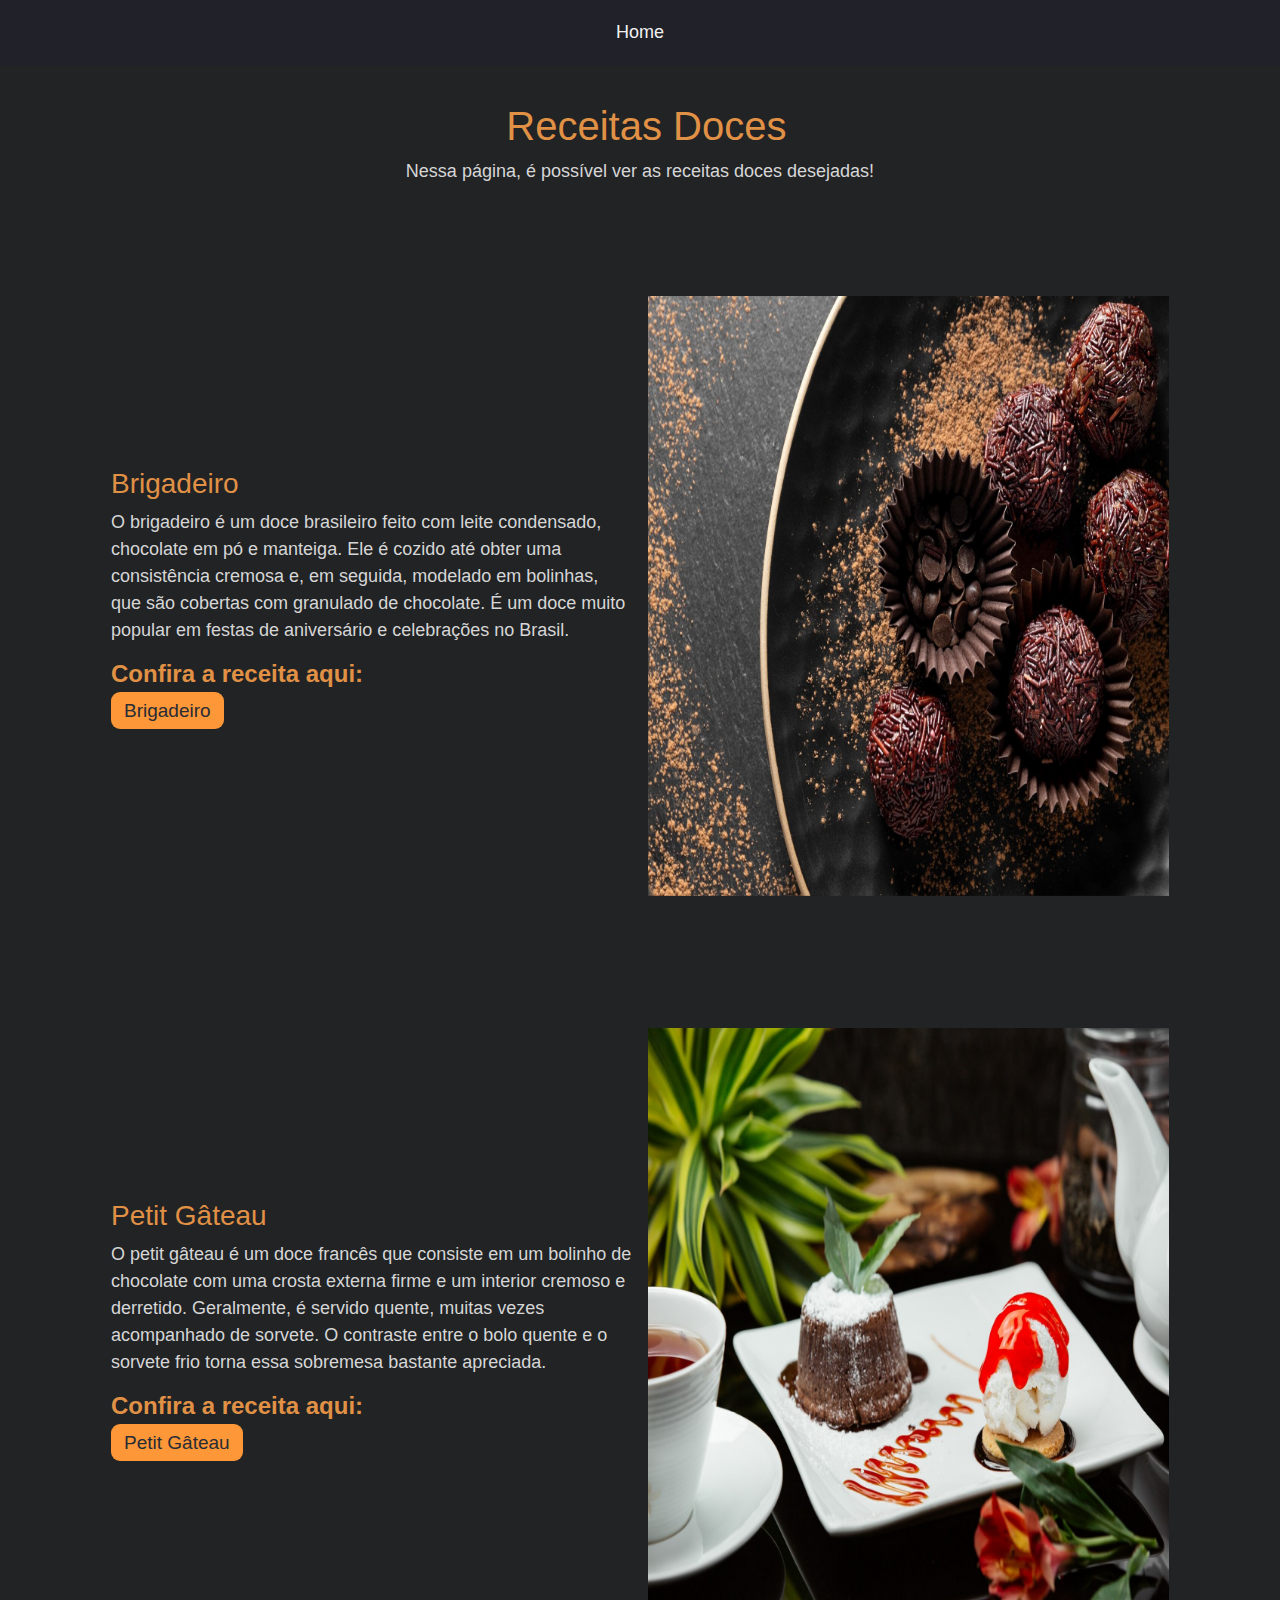
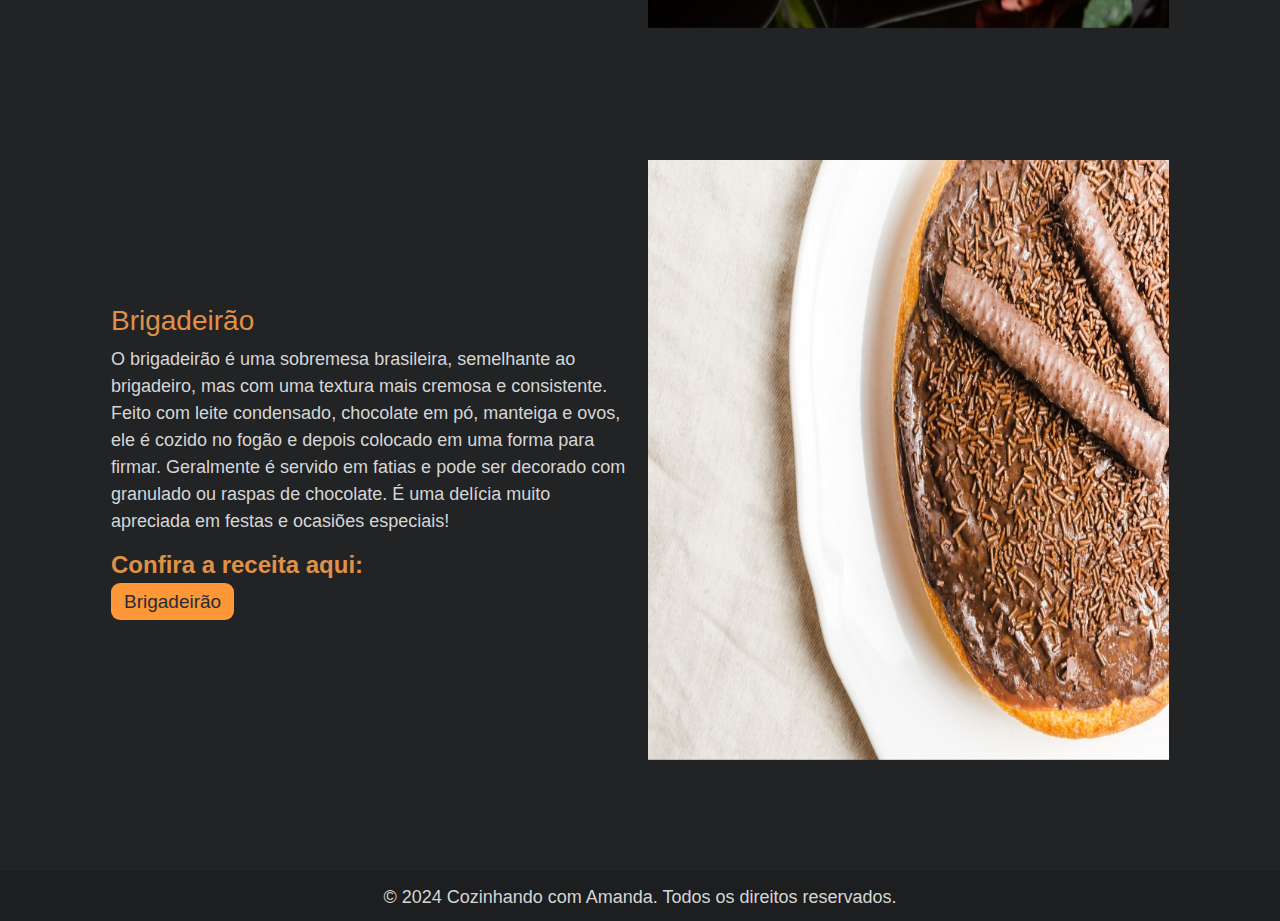
<file: CozinhandocomAmanda-main/receitas doces.html>
<!DOCTYPE html>
<html lang="pt-br">
<head>
  <meta charset="UTF-8">
  <meta name="viewport" content="width=device-width, initial-scale=1.0">
  <title>Receitas Doces</title>
  <!-- Bootstrap CSS -->
  <link rel="stylesheet" href="https://stackpath.bootstrapcdn.com/bootstrap/4.3.1/css/bootstrap.min.css">
   
  <link rel="stylesheet" href="receitasdoces.css"> <!--Link do css-->
    
  <!-- jQuery -->
  <script src="https://code.jquery.com/jquery-3.3.1.slim.min.js"></script>

  <!-- Bootstrap JS -->
  <script src="https://stackpath.bootstrapcdn.com/bootstrap/4.3.1/js/bootstrap.bundle.min.js"></script>
</head>
<body>
    
  <div>
    <menu> 
      <a class="menu-itens" href="index.html">Home</a>
    </menu>
  </div>

  <center>
    <h1 id="titulo1">Receitas Doces</h1>
    <p style="font-size: 18px;">Nessa página, é possível ver as receitas doces desejadas!</p>
  </center>

  <div class="ladoalado">
    <div style="width:50%;">
      <h3 class="text">Brigadeiro</h3>
      <p class="text" >O brigadeiro é um doce brasileiro feito com leite condensado, chocolate em pó e manteiga. Ele é cozido até obter uma consistência cremosa e, em seguida, modelado em bolinhas, que são cobertas com granulado de chocolate. É um doce muito popular em festas de aniversário e celebrações no Brasil.</p>
      <h4 class="text"><strong>Confira a receita aqui:</strong></h4>
      <a id="doce1" href="brigadeiro.html" style="font-size: 19px;">Brigadeiro</a>
    </div>

    <div id="carouselDoce1" class="carousel slide" data-ride="carousel" style="width:50%;">
      <div class="carousel-inner">
        <div class="carousel-item active">
          <img class="d-block w-100" src="doces\brigadeiro1.jpg" alt="Imagem do Brigadeiro" style="width: 600px;height: 600px;">
        </div>
      </div>
    </div>
  </div>
      
  <div class="ladoalado">
    <div style="width:50%;">
      <h3 class="text">Petit Gâteau</h3>
      <p class="text" >O petit gâteau é um doce francês que consiste em um bolinho de chocolate com uma crosta externa firme e um interior cremoso e derretido. Geralmente, é servido quente, muitas vezes acompanhado de sorvete. O contraste entre o bolo quente e o sorvete frio torna essa sobremesa bastante apreciada.</p>
      <h4 class="text"><strong>Confira a receita aqui:</strong></h4>
      <a id="doce1" href="petit gateau.html" style="font-size: 19px;">Petit Gâteau</a>
    </div>

    <div id="carouselDoce2" class="carousel slide" data-ride="carousel" style="width:50%;">
      <div class="carousel-inner">
        <div class="carousel-item active">
          <img class="d-block w-100" src="doces\petit1.jpg" alt="Imagem do Petit Gâteau" style="width: 600px;height: 600px;">
        </div>
      </div>
    </div>
  </div>

  <div class="ladoalado">
    <div style="width:50%;">
      <h3 class="text">Brigadeirão</h3>
      <p class="text">O brigadeirão é uma sobremesa brasileira, semelhante ao brigadeiro, mas com uma textura mais cremosa e consistente. Feito com leite condensado, chocolate em pó, manteiga e ovos, ele é cozido no fogão e depois colocado em uma forma para firmar. Geralmente é servido em fatias e pode ser decorado com granulado ou raspas de chocolate. É uma delícia muito apreciada em festas e ocasiões especiais!</p>
      <h4 class="text"><strong>Confira a receita aqui:</strong></h4>
      <a id="doce1" href="brigadeirao.html" style="font-size: 19px;">Brigadeirão</a>
    </div>

    <div id="carouselDoce3" class="carousel slide" data-ride="carousel" style="width:50%;">
      <div class="carousel-inner">
        <div class="carousel-item active">
          <img class="d-block w-100" src="doces\brigadeirao1.jpg" alt="Imagem do Brigadeirão" style="width: 600px;height: 600px;">
        </div>
      </div>
    </div>
  </div>

  <center>
    <footer>
      <p> &copy; 2024 Cozinhando com Amanda. Todos os direitos reservados.</p>
    </footer>
  </center>

</body>
</html>
</file>
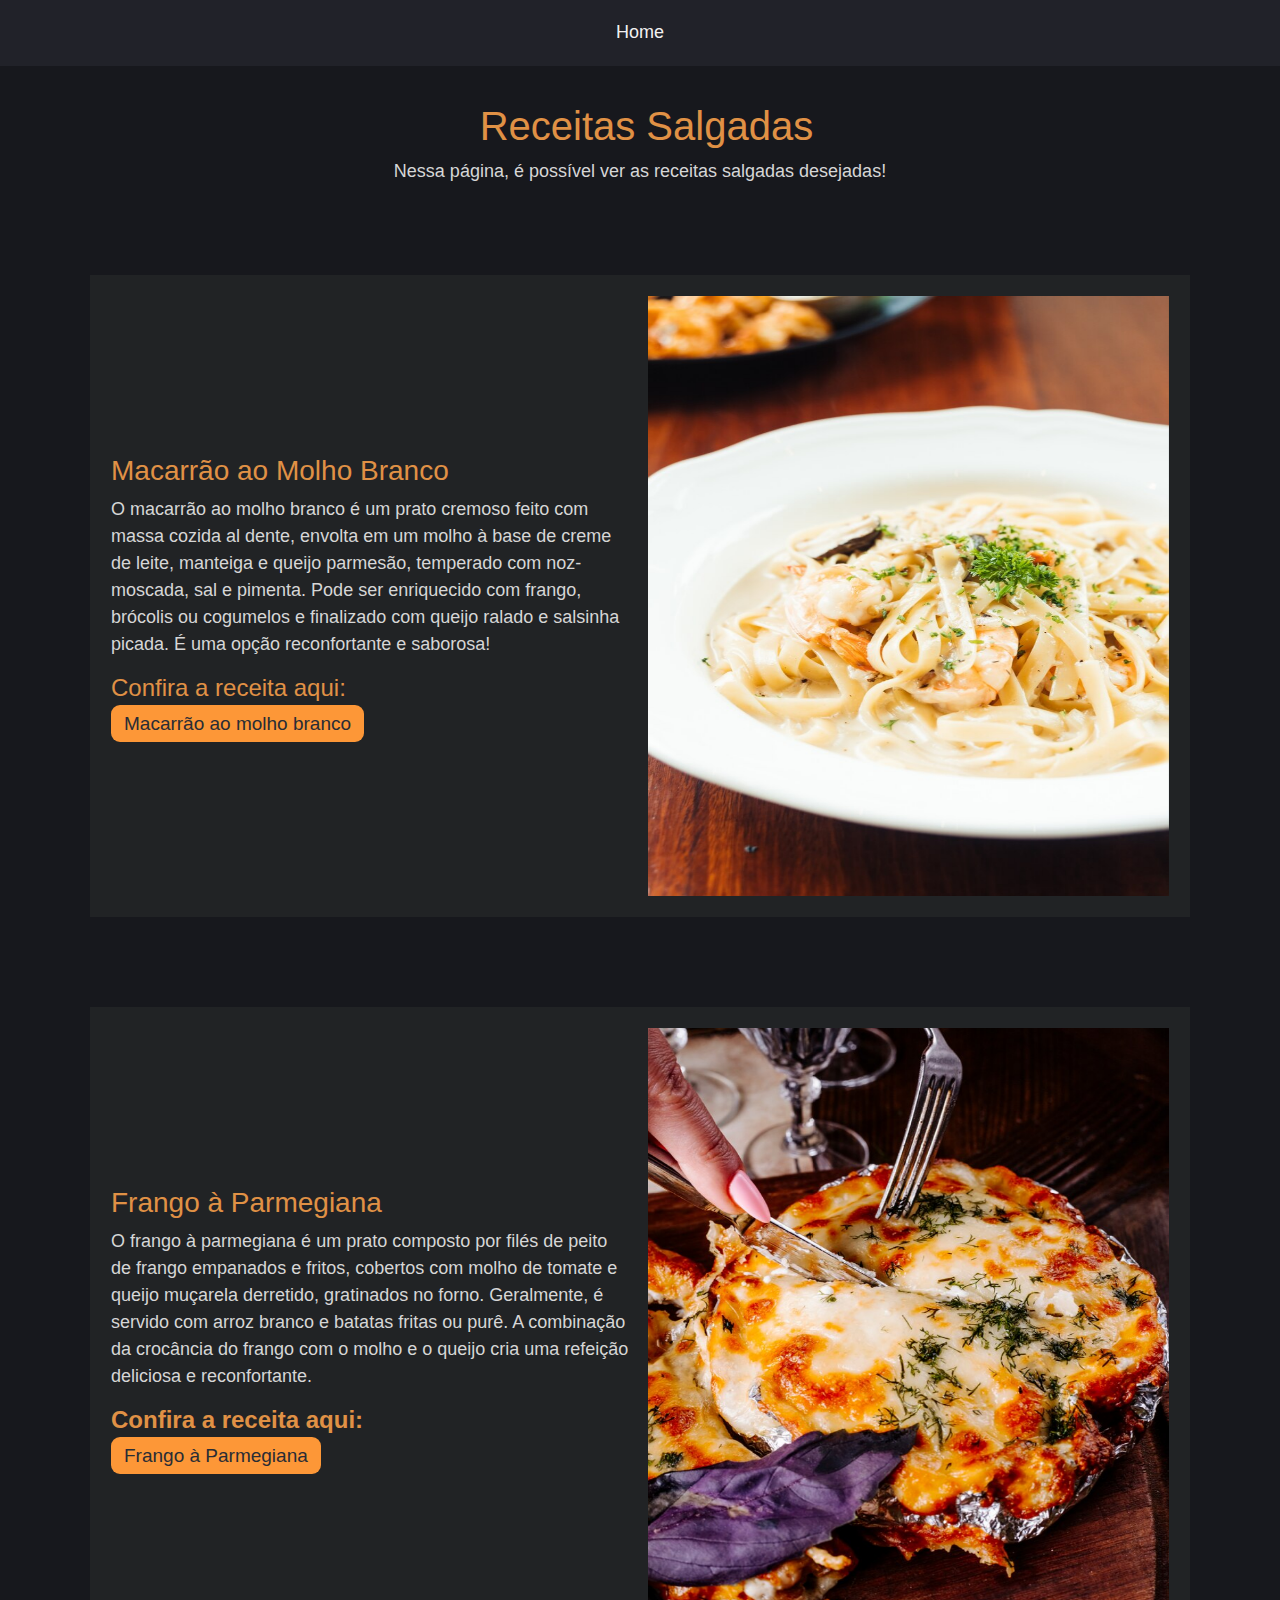
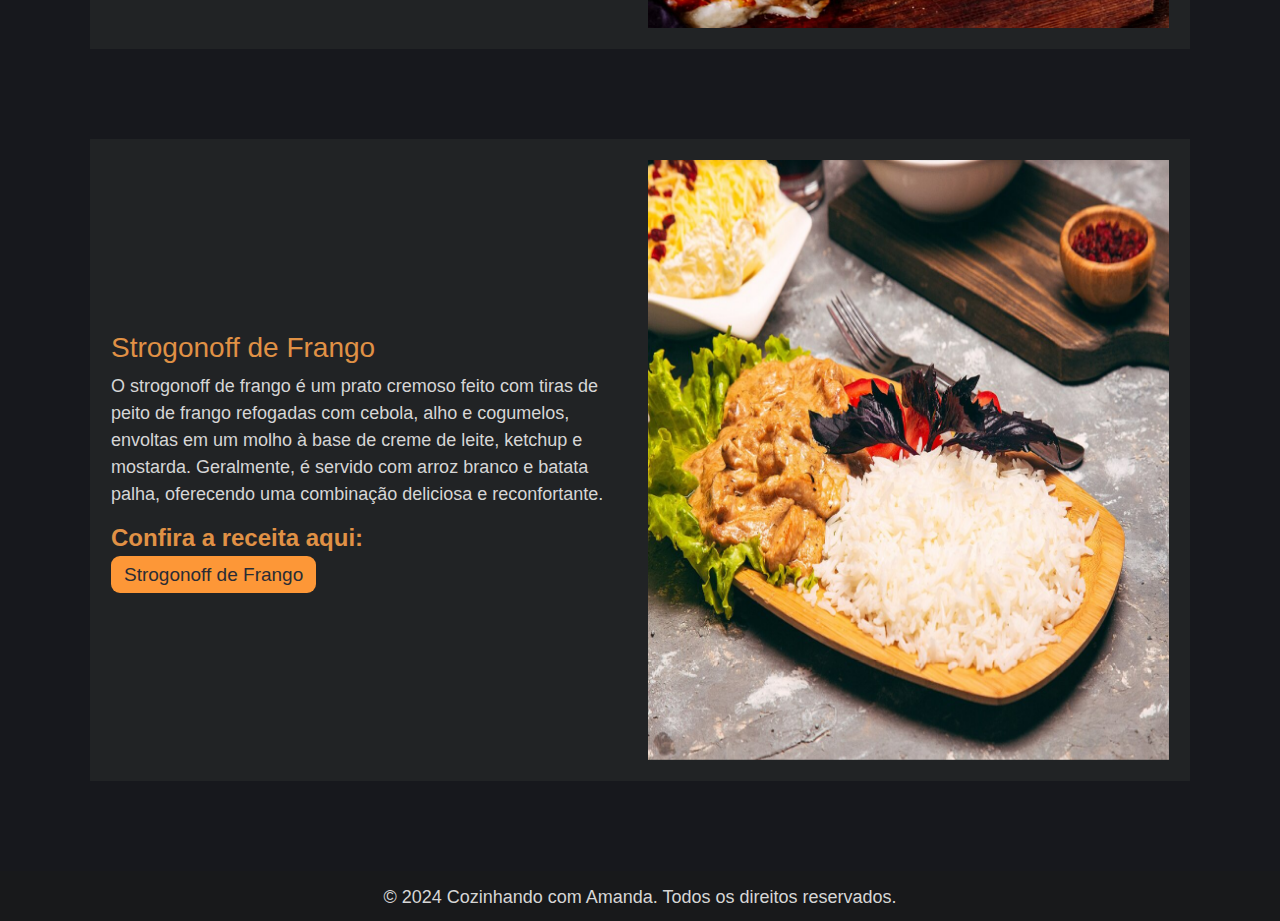
<file: CozinhandocomAmanda-main/receitas salgadas.html>
<!DOCTYPE html>
<html lang="pt-br">
<head>
    <meta charset="UTF-8">
    <meta name="viewport" content="width=device-width, initial-scale=1.0">
    <title>Receitas Salgadas</title>
    <!-- Bootstrap CSS -->
    <link rel="stylesheet" href="https://stackpath.bootstrapcdn.com/bootstrap/4.3.1/css/bootstrap.min.css">
   
    <link rel="stylesheet" href="receitassalgadas.css"> <!--Link do css-->
    
    <!-- jQuery -->
    <script src="https://code.jquery.com/jquery-3.3.1.slim.min.js"></script>

    <!-- Bootstrap JS -->
    <script src="https://stackpath.bootstrapcdn.com/bootstrap/4.3.1/js/bootstrap.bundle.min.js"></script>
</head>
<body>
    
  <div>
    <menu> 
      <a class="menu-itens" href="index.html">Home</a>
    </menu>
  </div>

  <center>
    <h1 id="titulo1">Receitas Salgadas</h1>
    <p style="font-size: 18px;"> Nessa página, é possível ver as receitas salgadas desejadas!</p>
  </center>

  <div class="ladoalado">
    <div style="width:50%;">
      <h3 class="text">Macarrão ao Molho Branco</h3>
      <p class="text" >O macarrão ao molho branco é um prato cremoso feito com massa cozida al dente, envolta em um molho à base de creme de leite, manteiga e queijo parmesão, temperado com noz-moscada, sal e pimenta. Pode ser enriquecido com frango, brócolis ou cogumelos e finalizado com queijo ralado e salsinha picada. É uma opção reconfortante e saborosa!</p>
      <h4 class="text">Confira a receita aqui:</h4>
      <a id="salgada1" href="macarrao ao molho branco.html" style="font-size: 19px;">Macarrão ao molho branco</a>
    </div>
    
    <div id="carouselTeatro1" class="carousel slide" data-ride="carousel" style="width:50%;">
      <div class="carousel-inner">
        <div class="carousel-item active">
          <img class="d-block w-100" src="salgadas\macarrao1.jpg" alt="Imagem do Frango à parmegiana" style="width: 600px;height: 600px;">
        </div>
      </div>
    </div>
  </div>

  <div class="ladoalado">
    <div style="width:50%;">
      <h3 class="text">Frango à Parmegiana</h3>
      <p class="text" >O frango à parmegiana é um prato composto por filés de peito de frango empanados e fritos, cobertos com molho de tomate e queijo muçarela derretido, gratinados no forno. Geralmente, é servido com arroz branco e batatas fritas ou purê. A combinação da crocância do frango com o molho e o queijo cria uma refeição deliciosa e reconfortante.</p>
      <h4 class="text"><strong>Confira a receita aqui:</strong></h4>
      <a id="salgada1" href="frango a parmegiana.html" style="font-size: 19px;">Frango à Parmegiana</a>
    </div>
    
    <div id="carouselTeatro1" class="carousel slide" data-ride="carousel" style="width:50%;">
      <div class="carousel-inner">
        <div class="carousel-item active">
          <img class="d-block w-100" src="salgadas\parmegiana1.jpg" alt="Imagem do Frango à parmegiana" style="width: 600px;height: 600px;">
        </div>
      </div>
    </div>
  </div>

  <div class="ladoalado">
    <div style="width:50%;">
      <h3 class="text">Strogonoff de Frango</h3>
      <p class="text" >O strogonoff de frango é um prato cremoso feito com tiras de peito de frango refogadas com cebola, alho e cogumelos, envoltas em um molho à base de creme de leite, ketchup e mostarda. Geralmente, é servido com arroz branco e batata palha, oferecendo uma combinação deliciosa e reconfortante.</p>
      <h4 class="text"><strong>Confira a receita aqui:</strong></h4>
      <a id="salgada1" href="strogonoff de frango.html" style="font-size: 19px;">Strogonoff de Frango</a>
    </div>
    
    <div id="carouselTeatro1" class="carousel slide" data-ride="carousel" style="width:50%;">
      <div class="carousel-inner">
        <div class="carousel-item active">
          <img class="d-block w-100" src="salgadas\strogonoff1.jpg" alt="Imagem do Strogonoff de Frango" style="width: 600px;height: 600px;">
        </div>
      </div>
    </div>
  </div>

  <center>
    <footer>
      <p> &copy; 2024 Cozinhando com Amanda. Todos os direitos reservados.</p>
    </footer>
  </center>
    
</body>
</html>
</file>
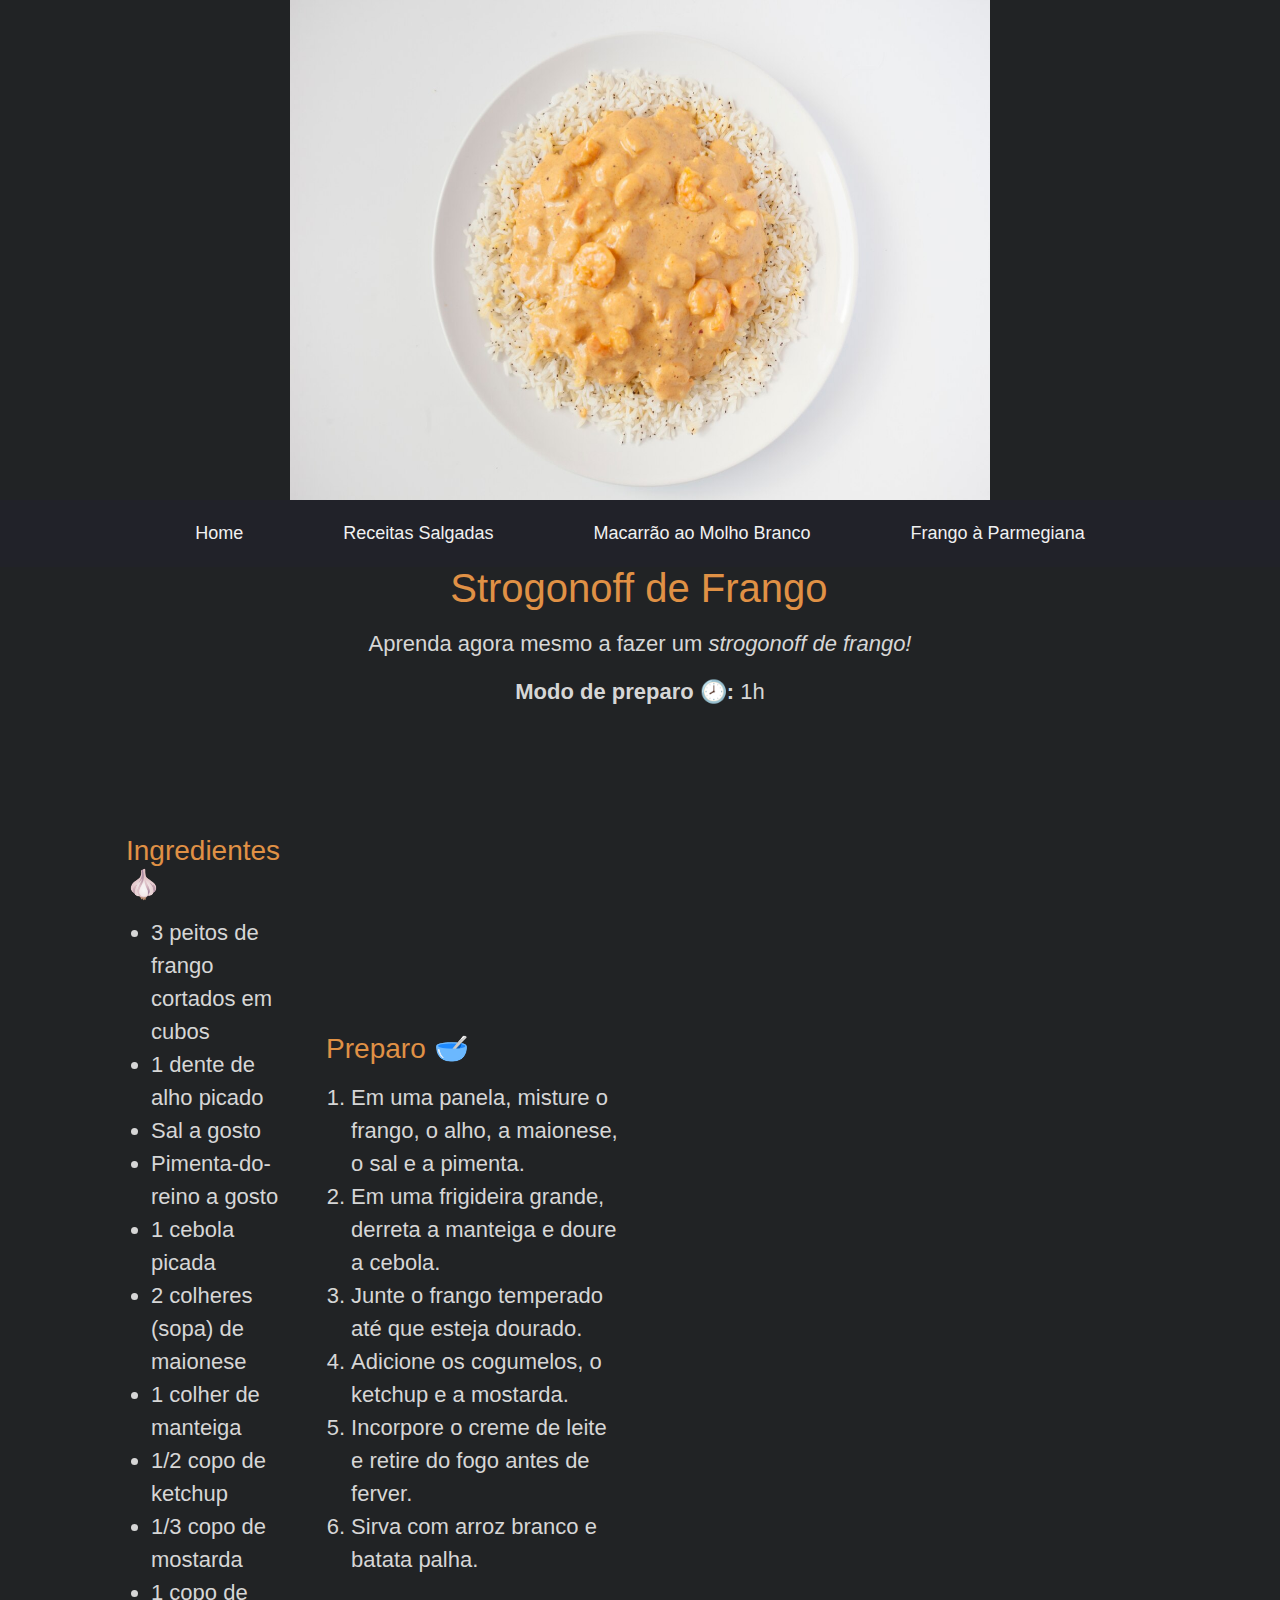
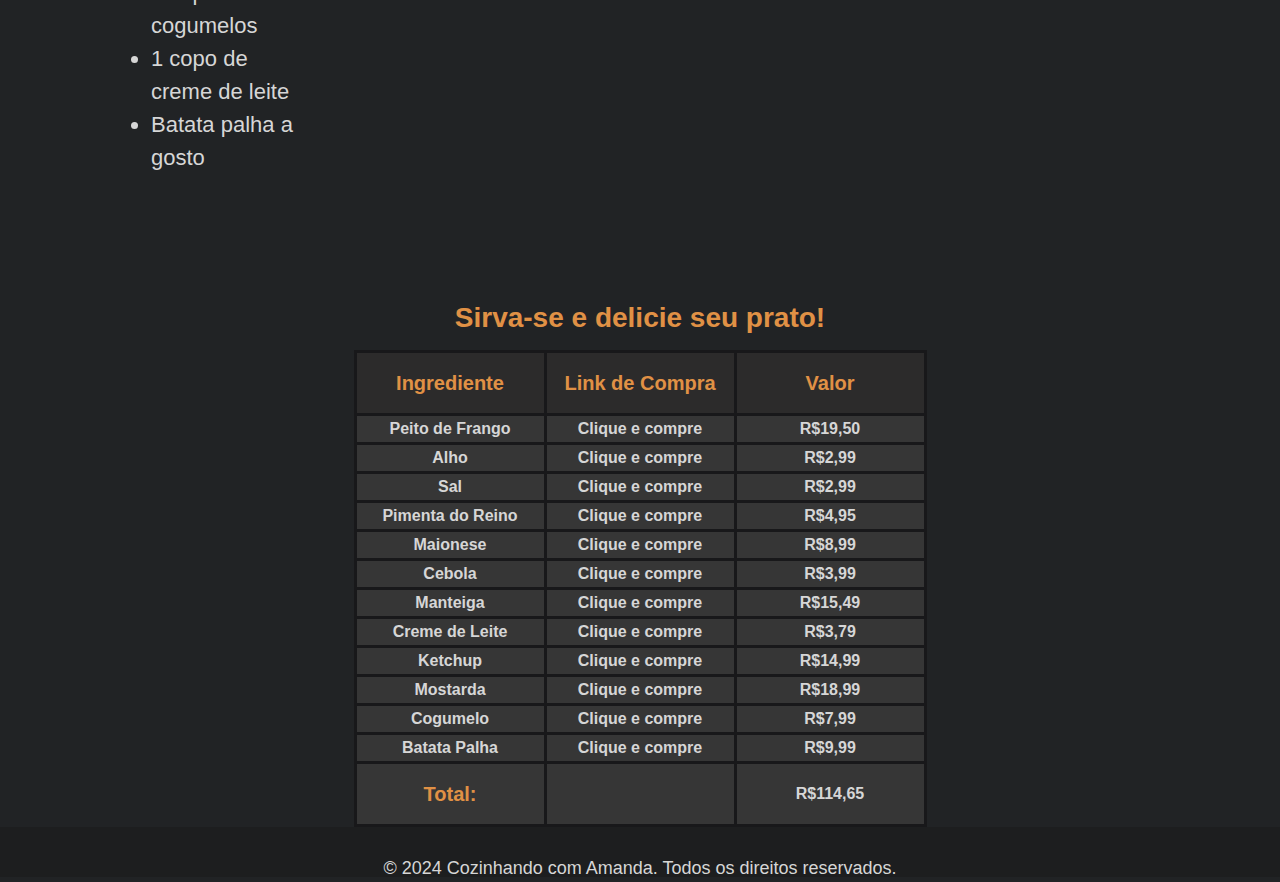
<file: CozinhandocomAmanda-main/strogonoff de frango.html>
<!DOCTYPE html>
<html lang="pt-br">
<head>
    <meta charset="UTF-8">
    <meta name="viewport" content="width=device-width, initial-scale=1.0">
    <title>Strogonoff de Frango</title>
    <!-- Bootstrap CSS -->
    <link rel="stylesheet" href="https://stackpath.bootstrapcdn.com/bootstrap/4.3.1/css/bootstrap.min.css">
   
    <link rel="stylesheet" href="receitas.css"> <!--Link do css-->
    
    <!-- jQuery -->
    <script src="https://code.jquery.com/jquery-3.3.1.slim.min.js"></script>

    <!-- Bootstrap JS -->
    <script src="https://stackpath.bootstrapcdn.com/bootstrap/4.3.1/js/bootstrap.bundle.min.js"></script>
</head>
<body>

    <center> 

        <img src="salgadas\strogonoff2.jpg" alt="Imagem do Strogonoff de frango" style="width: 700px;" height="500px;">

    </center>
   

    <div>
        <menu> 
            <a class="menu-itens" href="index.html">Home</a>
            <a class="menu-itens" href="receitas salgadas.html">Receitas Salgadas</a>
            <a class="menu-itens" href="macarrao ao molho branco.html">Macarrão ao Molho Branco</a>
            <a class="menu-itens" href="frango a parmegiana.html">Frango à Parmegiana</a>
        </menu>
    </div>

    <center>

        <h1 id="titulo1">Strogonoff de Frango</h1>
        <p style="font-size: 22px;">Aprenda agora mesmo a fazer um <em>strogonoff de frango!</em></p>

    </center>

    <center>
        <p style="font-size: 22px;"><strong>Modo de preparo 🕗:</strong> 1h</p>
    </center>

    
    <div class="ladoalado">
        <div>
            <h3>Ingredientes 🧄</h3>
            <ul style="font-size: 22px;">
                <li>3 peitos de frango cortados em cubos</li>
                <li>1 dente de alho picado</li>
                <li>Sal a gosto</li>
                <li>Pimenta-do-reino a gosto</li>
                <li>1 cebola picada</li>
                <li>2 colheres (sopa) de maionese</li>
                <li>1 colher de manteiga</li>
                <li>1/2 copo de ketchup</li>
                <li>1/3 copo de mostarda</li>
                <li>1 copo de cogumelos</li>
                <li>1 copo de creme de leite</li>
                <li>Batata palha a gosto</li>
            </ul>
        </div>
        <div>
            <h3 class="text">Preparo 🥣</h3>
            <ol class="passo-a-passo" style="font-size: 22px;">
                <li>Em uma panela, misture o frango, o alho, a maionese, o sal e a pimenta.</li>
                <li>Em uma frigideira grande, derreta a manteiga e doure a cebola.</li>
                <li>Junte o frango temperado até que esteja dourado.</li>
                <li>Adicione os cogumelos, o ketchup e a mostarda.</li>
                <li>Incorpore o creme de leite e retire do fogo antes de ferver.</li>
                <li>Sirva com arroz branco e batata palha.</li>
            </ol>
        </div>
        
        <div id="carouselComida1" class="carousel slide" data-ride="carousel" style="width:50%;">
          <div class="carousel-inner">
            <div class="carousel-item active">
                <iframe class="video" width="700px" height="500px" src="https://www.youtube.com/embed/_tLN6qqXdms?si=oqN9PH50dmfkCADX" title="YouTube video player" frameborder="0" allow="accelerometer; autoplay; clipboard-write; encrypted-media; gyroscope; picture-in-picture; web-share" referrerpolicy="strict-origin-when-cross-origin" allowfullscreen></iframe>
            </div>
          </div>
        </div>
    </div>

    <center>
        <h3><strong>Sirva-se e delicie seu prato!</strong></h3>
    </center>

    <center>
        <table>
            <thead>
                <tr>
                    <th class="table-title">Ingrediente</th>
                    <th class="table-title">Link de Compra</th>
                    <th class="table-title">Valor</th>
                </tr>
            </thead>
            <tbody>
                <tr>
                    <th>Peito de Frango</th>
                    <th><a class="table-itens" href="https://www.swift.com.br/filezinho-sassami-swift-1kg/p">Clique e compre</a></th>
                    <th>R$19,50</th>
                </tr>
                <tr>
                    <th>Alho</th>
                    <th> <a class="table-itens" href="https://www.superpaguemenos.com.br/alho-1-unidade-100g/p">Clique e compre</a></th>
                    <th>R$2,99</th>
                </tr>
                <tr>
                    <th>Sal</th>
                    <th><a class="table-itens" href="https://www.superpaguemenos.com.br/sal-refinado-cisne-1kg/p">Clique e compre</a></th>
                    <th>R$2,99</th>
                </tr>
                <tr>
                    <th>Pimenta do Reino</th>
                    <th><a class="table-itens" href="https://www.savegnago.com.br/pimenta-reino-a-gosto-40g-moida/p">Clique e compre</a></th>
                    <th>R$4,95</th>
                </tr>
                <tr>
                    <th>Maionese</th>
                    <th><a class="table-itens" href="https://www.superpaguemenos.com.br/maionese-hellmanns-500g/p">Clique e compre</a></th>
                    <th>R$8,99</th>
                </tr>
                <tr>
                    <th>Cebola</th>
                    <th><a class="table-itens" href="https://www.superpaguemenos.com.br/cebola-kg/p">Clique e compre</a></th>
                    <th>R$3,99</th>
                </tr>
                <tr>
                    <th>Manteiga</th>
                    <th><a class="table-itens" href="https://www.superpaguemenos.com.br/manteiga-president-com-sal-pote-200g/p">Clique e compre</a></th>
                    <th>R$15,49</th>
                </tr>
                <tr>
                    <th>Creme de Leite</th>
                    <th><a class="table-itens" href="https://www.superpaguemenos.com.br/creme-de-leite-italac-200g/p">Clique e compre</a></th>
                    <th>R$3,79</th>
                </tr>
                <tr>
                    <th>Ketchup</th>
                    <th><a class="table-itens" href="https://www.superpaguemenos.com.br/ketchup-heinz-tradicional-397g/p">Clique e compre</a></th>
                    <th>R$14,99</th>
                </tr>
                <tr>
                    <th>Mostarda</th>
                    <th><a class="table-itens" href="https://www.superpaguemenos.com.br/mostarda-heinz-255g/p">Clique e compre</a></th>
                    <th>R$18,99</th>
                </tr>
                <tr>
                    <th>Cogumelo</th>
                    <th><a class="table-itens" href="https://www.superpaguemenos.com.br/cogumelo-paris-fatiado-amii-100g/p">Clique e compre</a></th>
                    <th>R$7,99</th>
                </tr>
                <tr>
                    <th>Batata Palha</th>
                    <th><a class="table-itens" href="https://www.superpaguemenos.com.br/batata-palha-elma-chips-extra-fina-90g/p">Clique e compre</a></th>
                    <th>R$9,99</th>
                </tr>
                <tr>
                    <th class="table-title">Total:</th>
                    <th></th>
                    <th>R$114,65</th>
                </tr>
            </tbody>
        </table>
    </center>

    <center>
        <footer>
          <p> &copy; 2024 Cozinhando com Amanda. Todos os direitos reservados.</p>
        </footer>
    </center>

    </body>
    </html>
</file>
<file: CozinhandocomAmanda-main/style.css>
body {
    background-color: #17181d;
}

menu {
    background-color: #212229;
    padding: 10px;
    text-align: center;
    display: flex;
    justify-content: center;
    gap: 60px;

    position: fixed; /*Fixa o elemento na tela*/
    z-index: 2; /*Faz com que o elemento fique por cima dos outros*/
    margin-top: 0; /*Posiciona o elemento à uma distância de 0px da extremidade superior da página*/
    width: 100%;
}

#titulo1 {
    margin-top: 5%;
    margin-left: 1%;
}

.carrosselcard {
    display: flex; 
    justify-content: center; 
    align-items: center; 
    gap: 1rem;
}

.box {
    display: flex; 
    justify-content: center; 
    align-items: center; 
    gap: 1rem;

}

.descricao {
	position: relative;
	width: 400px;
	background: white;
	border-radius: 15px;
	padding: 25px 20px;

}

.descricao h5 {
    font-size: 20px;
    padding: 10px;
}

.descricao a {
    color: #161616;
    background-color: #fb8b24;
    font-size: 19px;
    border-radius: 90px;
    padding: 9px 11px;
}

.descricao a:hover {
    text-decoration: none;
    background-color: #fda756;
    color: #474747;
}

.descricao p {
    color: #161616;
    font-family: Arial, Helvetica, sans-serif;
}

#imagem_home {
    border-radius: 100%;
    margin-bottom: -70px;
}

.menu-itens {
    color: #f1f1f1; /*Define a cor do texto*/
    text-decoration: none; /*Retira o traço de link da palavra*/
    padding: 10px 20px;
    font-size: 18px; /*Define o tamanho do texto*/
    display: inline-block; /*Deixa o item como o bloco em uma linha*/
}

.menu-itens:hover { /*É um evento de mouse que ocorre uma ação toda vez que colocamos o mouse em cima do elemento*/
    background-color: #d6d6d6;
    color: #260D61;
    width: 220px;
    padding: 15px 25px;
    border-radius: 8px; /*Arredondar as bordas de um elemento*/
    text-decoration: none;
}

p {
    font-family: 'Franklin Gothic Medium', 'Arial Narrow', Arial, sans-serif;
    font-size: 18px;
    color: #d6d6d6;
}

h1, h3 {
    font-family: 'Franklin Gothic Medium', 'Arial Narrow', Arial, sans-serif;
    color: #e09145;
}

h4 {
    font-family: 'Franklin Gothic Medium', 'Arial Narrow', Arial, sans-serif;
    color: #d6d6d6;
}

.cliente1 {
    font-family: Arial, Helvetica, sans-serif;
    font-size: 18px;
    color: #000000;
}

.avaliacao {
    color: #e09145;
    font-size: 21px;
}



section {
    font-family: Cambria, Cochin, Georgia, Times, 'Times New Roman', serif;
}

footer {
    background-color: rgba(26, 26, 26, 0.5);
    height: 50px;
    color:#292c35;
    justify-items: center;
    padding-top: 1%;
    margin-bottom: 0%;
}
</file>
<file: CozinhandocomAmanda-main/receitas.css>
body {
    background-color: #212325;
}

menu {
    background-color: #212229;
    padding: 10px;
    text-align: center;
    display: flex;
    justify-content: center;
    gap: 60px;

    position: fixed; /*Fixa o elemento na tela*/
    z-index: 2; /*Faz com que o elemento fique por cima dos outros*/
    margin-top: 0; /*Posiciona o elemento à uma distância de 0px da extremidade superior da página*/
    width: 100%;
}

.menu-itens {
    color: #f1f1f1; /*Define a cor do texto*/
    text-decoration: none; /*Retira o traço de link da palavra*/
    padding: 10px 20px;
    font-size: 18px; /*Define o tamanho do texto*/
    display: inline-block; /*Deixa o item como o bloco em uma linha*/
}

.menu-itens:hover { /*É um evento de mouse que ocorre uma ação toda vez que colocamos o mouse em cima do elemento*/
    background-color: #d6d6d6;
    color: #260D61;
    width: 220px;
    padding: 15px 25px;
    border-radius: 8px; /*Arredondar as bordas de um elemento*/
    text-decoration: none;
}

#titulo1 {
    margin-top: 5%;
    margin-left: 1%;
}

.table1 {
    color: #d6d6d6;
    font-family: 'Franklin Gothic Medium', 'Arial Narrow', Arial, sans-serif;
    font-size: 18px;
}

.table-title {
    color: #e09145;
    padding: 15px;
    font-size: 20px;
    text-align: center;
}

.table-itens {
    text-decoration: none;
    color: #d6d6d6;
    padding: 17px;
    text-align: center;
}

.table-itens:hover {
    text-decoration: none;
    color: #afaeae;
}

.ladoalado {
    padding: 21px;
    background-color:#212325;
    margin: 90px;
    display: flex;
    align-items: center;
    justify-content: center;
    gap: 1rem;
}

ul, ol {
    color: #d6d6d6;
    font-family: 'Franklin Gothic Medium', 'Arial Narrow', Arial, sans-serif; 
}

p {
    font-family: 'Franklin Gothic Medium', 'Arial Narrow', Arial, sans-serif;
    font-size: 18px;
    color: #d6d6d6;
    margin: 15px;
}

h1, h2, h3 {
    font-family: 'Franklin Gothic Medium', 'Arial Narrow', Arial, sans-serif;
    color: #e09145;
    margin: 15px;
}

table {
    border: 1px solid;
    border-color: #464649;
}

thead {
    background-color: #2c2b2b;
    color: #d6d6d6;
    height: 21px;
}

th {
    width: 190px;
    text-align: center;
    align-items: center;
    color: #d6d6d6;
    height: 19px;
    border: #18181a solid;
}

tbody {
    color: #d6d6d6;
    background-color: #363636;
    border: #212325 solid;
}

td {
    text-align: center;
    border: #212325 solid;
}

footer {
    background-color: rgba(26, 26, 26, 0.5);
    height: 50px;
    color:#292c35;
    justify-items: center;
    padding-top: 1%;
    margin-bottom: 0%;
}
</file>
<file: CozinhandocomAmanda-main/receitasdoces.css>
body {
    background-color: #212325;
}

menu {
    background-color: #212229;
    font-family: Helvetica, sans-serif;
    padding: 10px;
    text-align: center;
    display: flex;
    justify-content: center;
    gap: 60px;

    position: fixed; /*Fixa o elemento na ela*/
    z-index: 2; /*Faz com que o elemento fique por cima dos outros*/
    margin-top: -1px; /*Posiciona o elemento à uma distância de 0px da extremidade superior da página*/
    width: 100%;
}

#titulo1 {
    padding-top: 8%;
    margin-left: 1%;
}

.ladoalado {
    padding: 21px;
    background-color: #212325;
    margin: 90px;
    display: flex;
    align-items: center;
    justify-content: center;
    gap: 1rem;
}

#doce1 {
    background-color: #fd9737;
    color: #292c35;
    font-family: Arial, Helvetica, sans-serif;
    padding: 8px 13px;
    border-radius: 9px;
    text-decoration: none;
}

#doce1:hover { /*É um evento de mouse que ocorre uma ação toda vez que colocamos o mouse em cima do elemento*/
    background-color: #ffa551;
    color: #292c35;
    width: 220px;
    padding: 8px 13px;
    border-radius: 8px; /*Arredondar as bordas de um elemento*/
}

.menu-itens {
    color: #f1f1f1; /*Define a cor do texto*/
    text-decoration: none; /*Retira o traço de link da palavra*/
    padding: 10px 20px;
    font-size: 18px; /*Define o tamanho do texto*/
    display: inline-block; /*Deixa o item como o bloco em uma linha*/
}

.menu-itens:hover { /*É um evento de mouse que ocorre uma ação toda vez que colocamos o mouse em cima do elemento*/
    background-color: #d6d6d6;
    color: #260D61;
    width: 220px;
    padding: 15px 25px;
    border-radius: 8px; /*Arredondar as bordas de um elemento*/
}

p {
    font-family: Arial, Helvetica, sans-serif;
    font-size: 18px;
    color: #d6d6d6;
}

h1, h3, h4 {
    font-family: 'Franklin Gothic Medium', 'Arial Narrow', Arial, sans-serif;
    color: #e09145;
}

footer {
    background-color: rgba(26, 26, 26, 0.5);
    height: 50px;
    color:#292c35;
    justify-items: center;
    padding-top: 1%;
    margin-bottom: 0%;
}
</file>
<file: CozinhandocomAmanda-main/receitassalgadas.css>
body {
    background-color: #17181d;
}

menu {
    background-color: #212229;
    padding: 10px;
    text-align: center;
    display: flex;
    justify-content: center;
    gap: 60px;

    position: fixed; /*Fixa o elemento na ela*/
    z-index: 2; /*Faz com que o elemento fique por cima dos outros*/
    margin-top: -1px; /*Posiciona o elemento à uma distância de 0px da extremidade superior da página*/
    width: 100%;
}

#titulo1 {
    padding-top: 8%;
    margin-left: 1%;
}

.ladoalado {
    padding: 21px;
    background-color: #212325;
    margin: 90px;
    display: flex;
    align-items: center;
    justify-content: center;
    gap: 1rem;
}

#salgada1 {
    background-color: #fd9737;
    color: #292c35;
    font-family: Arial, Helvetica, sans-serif;
    padding: 8px 13px;
    border-radius: 9px;
    text-decoration: none;
}

#salgada1:hover { /*É um evento de mouse que ocorre uma ação toda vez que colocamos o mouse em cima do elemento*/
    background-color: #ffa551;
    color: #292c35;
    width: 220px;
    padding: 8px 13px;
    border-radius: 8px; /*Arredondar as bordas de um elemento*/
}

.menu-itens {
    color: #f1f1f1; /*Define a cor do texto*/
    text-decoration: none; /*Retira o traço de link da palavra*/
    padding: 10px 20px;
    font-size: 18px; /*Define o tamanho do texto*/
    display: inline-block; /*Deixa o item como o bloco em uma linha*/
}

.menu-itens:hover { /*É um evento de mouse que ocorre uma ação toda vez que colocamos o mouse em cima do elemento*/
    background-color: #d6d6d6;
    color: #260D61;
    width: 220px;
    padding: 15px 25px;
    border-radius: 8px; /*Arredondar as bordas de um elemento*/
}

p {
    font-family: Arial, Helvetica, sans-serif;
    font-size: 18px;
    color: #d6d6d6;
}

h1, h3, h4 {
    font-family: 'Franklin Gothic Medium', 'Arial Narrow', Arial, sans-serif;
    color: #e09145;
}

footer {
    background-color: rgba(26, 26, 26, 0.5);
    height: 50px;
    color:#292c35;
    justify-items: center;
    padding-top: 1%;
    margin-bottom: 0%;
}
</file>
